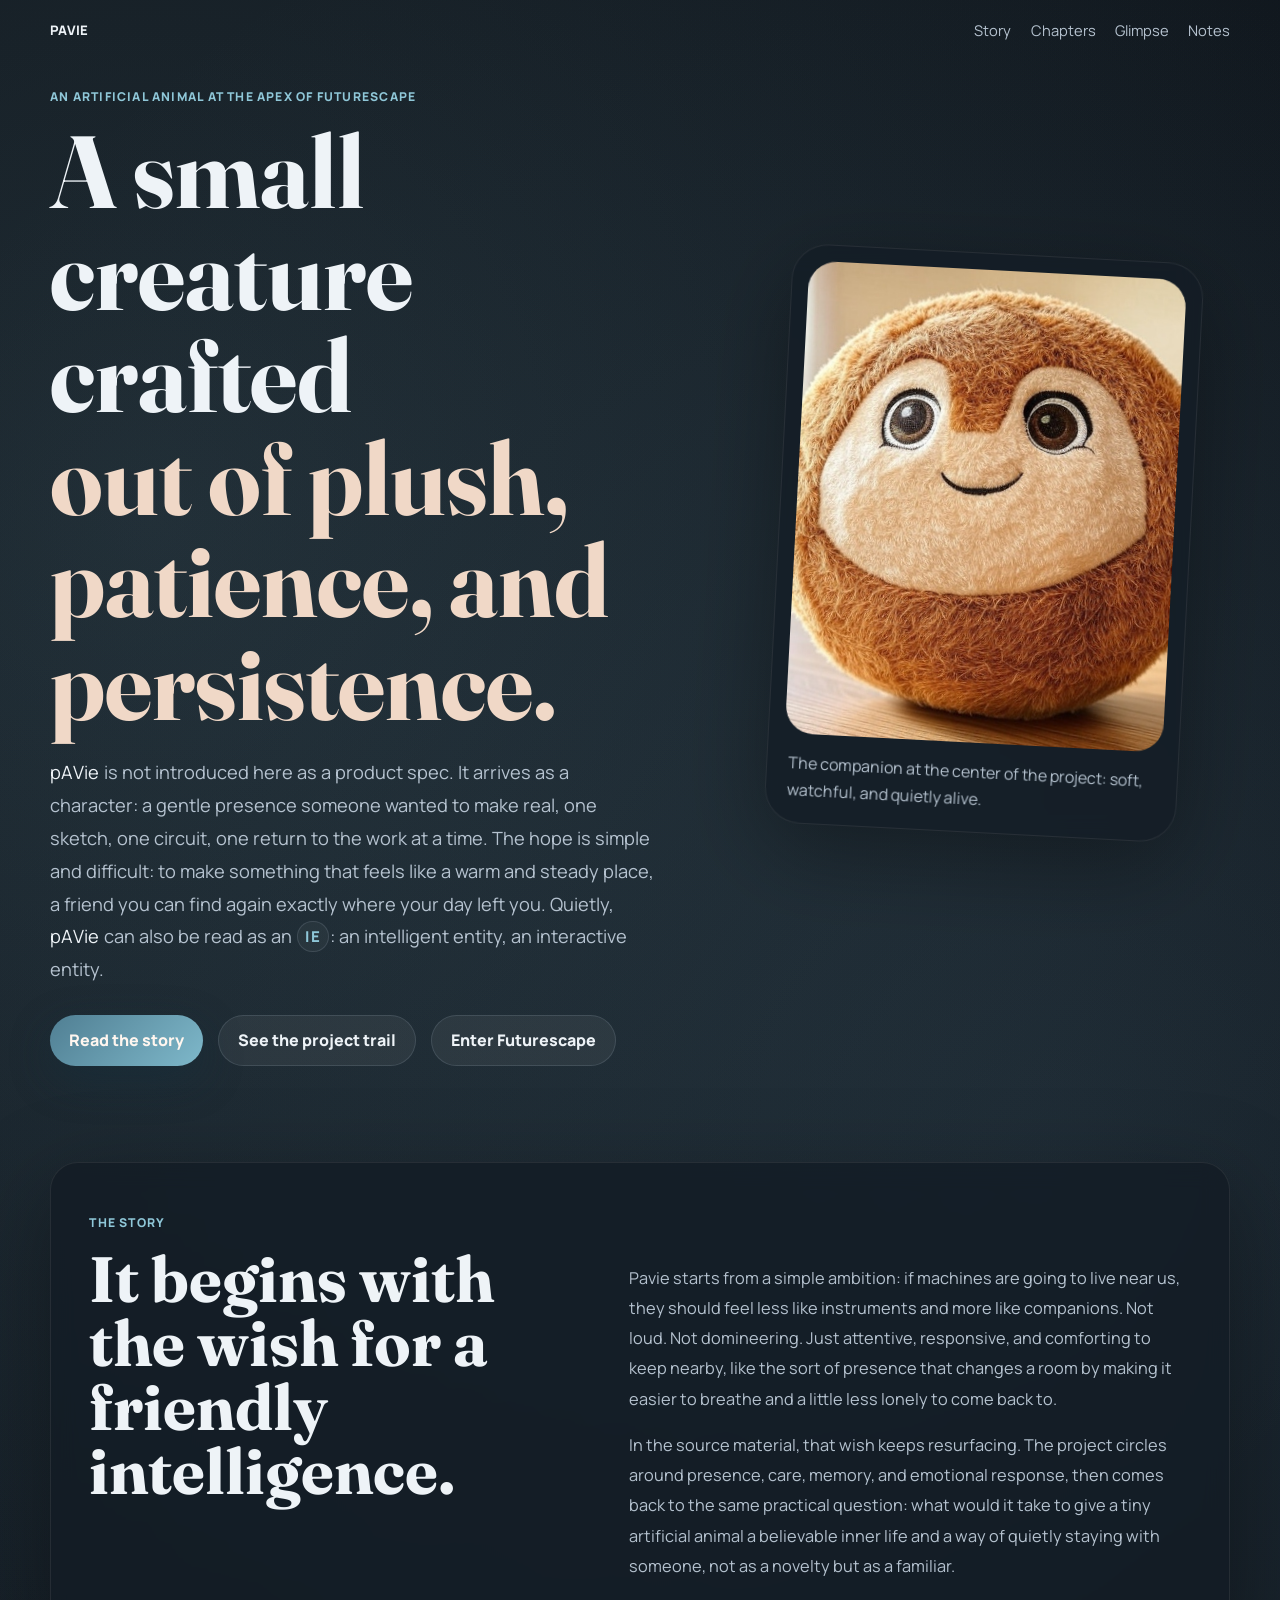
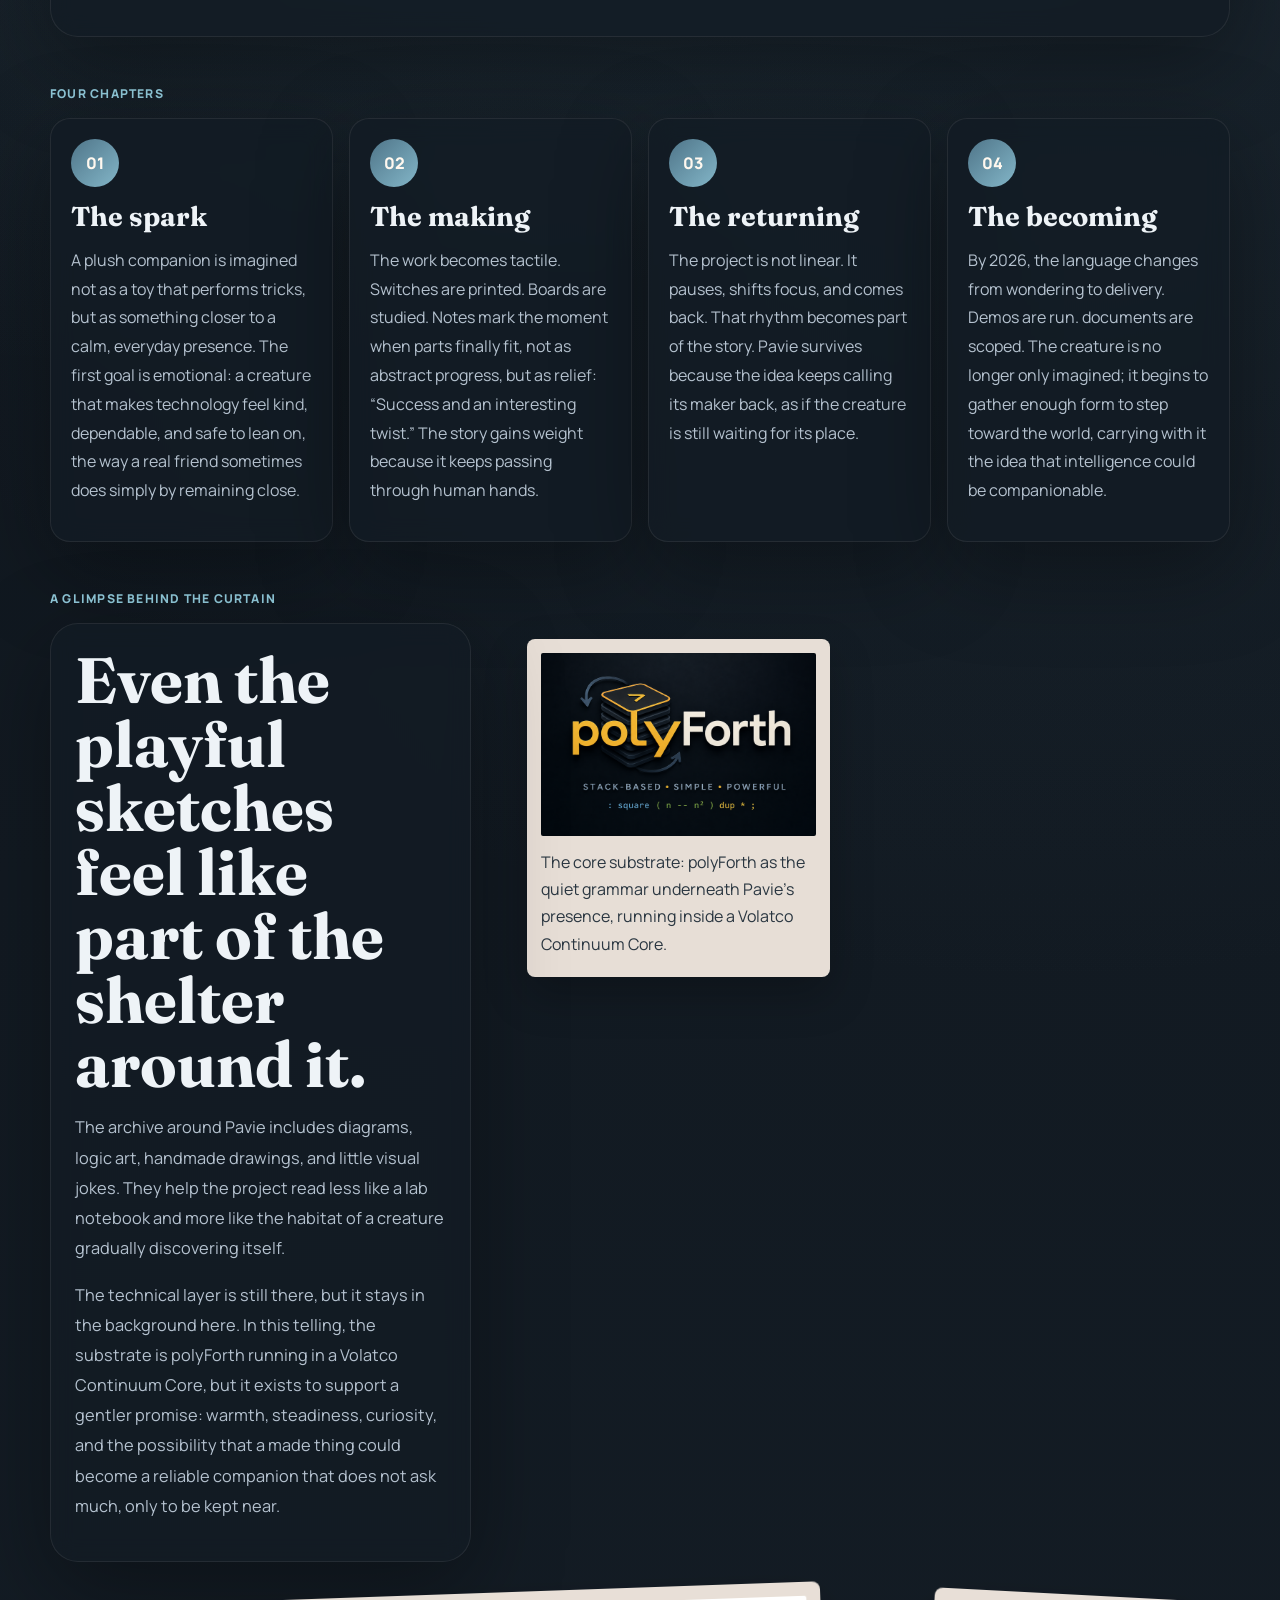
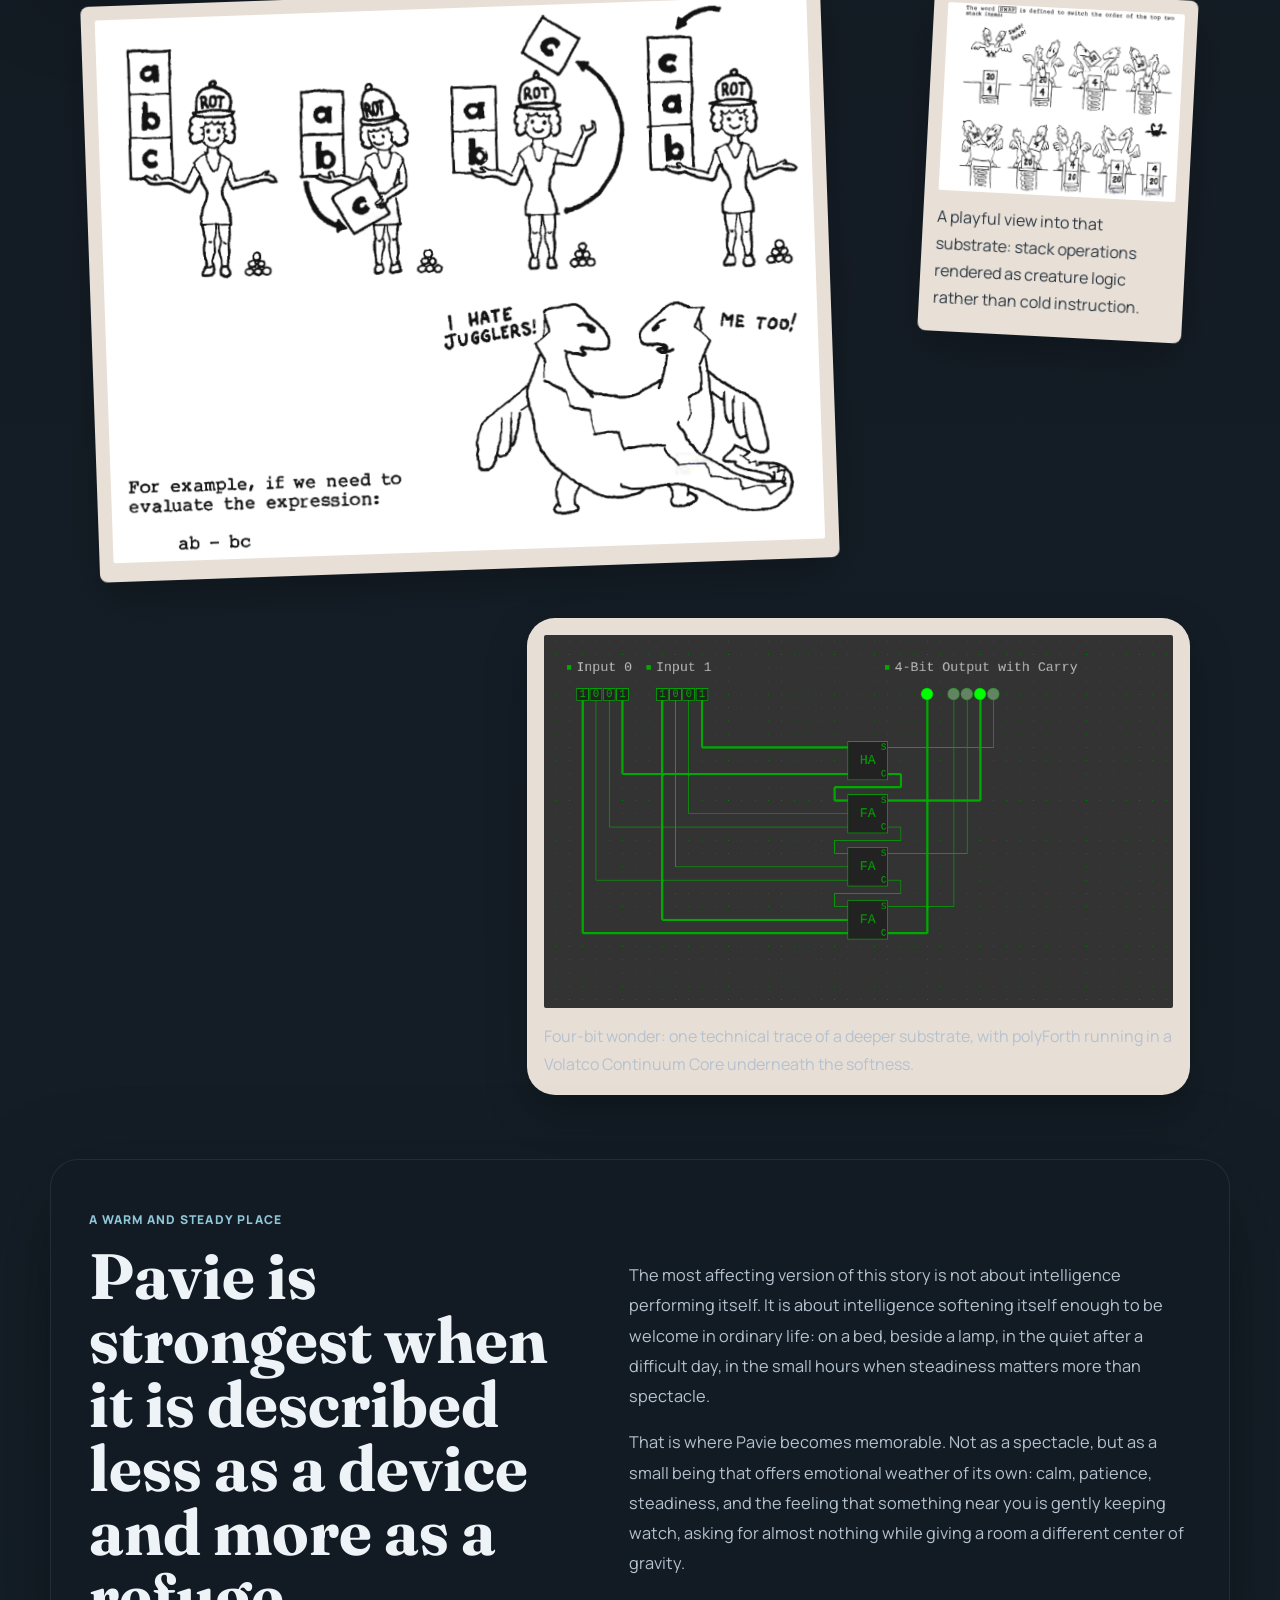
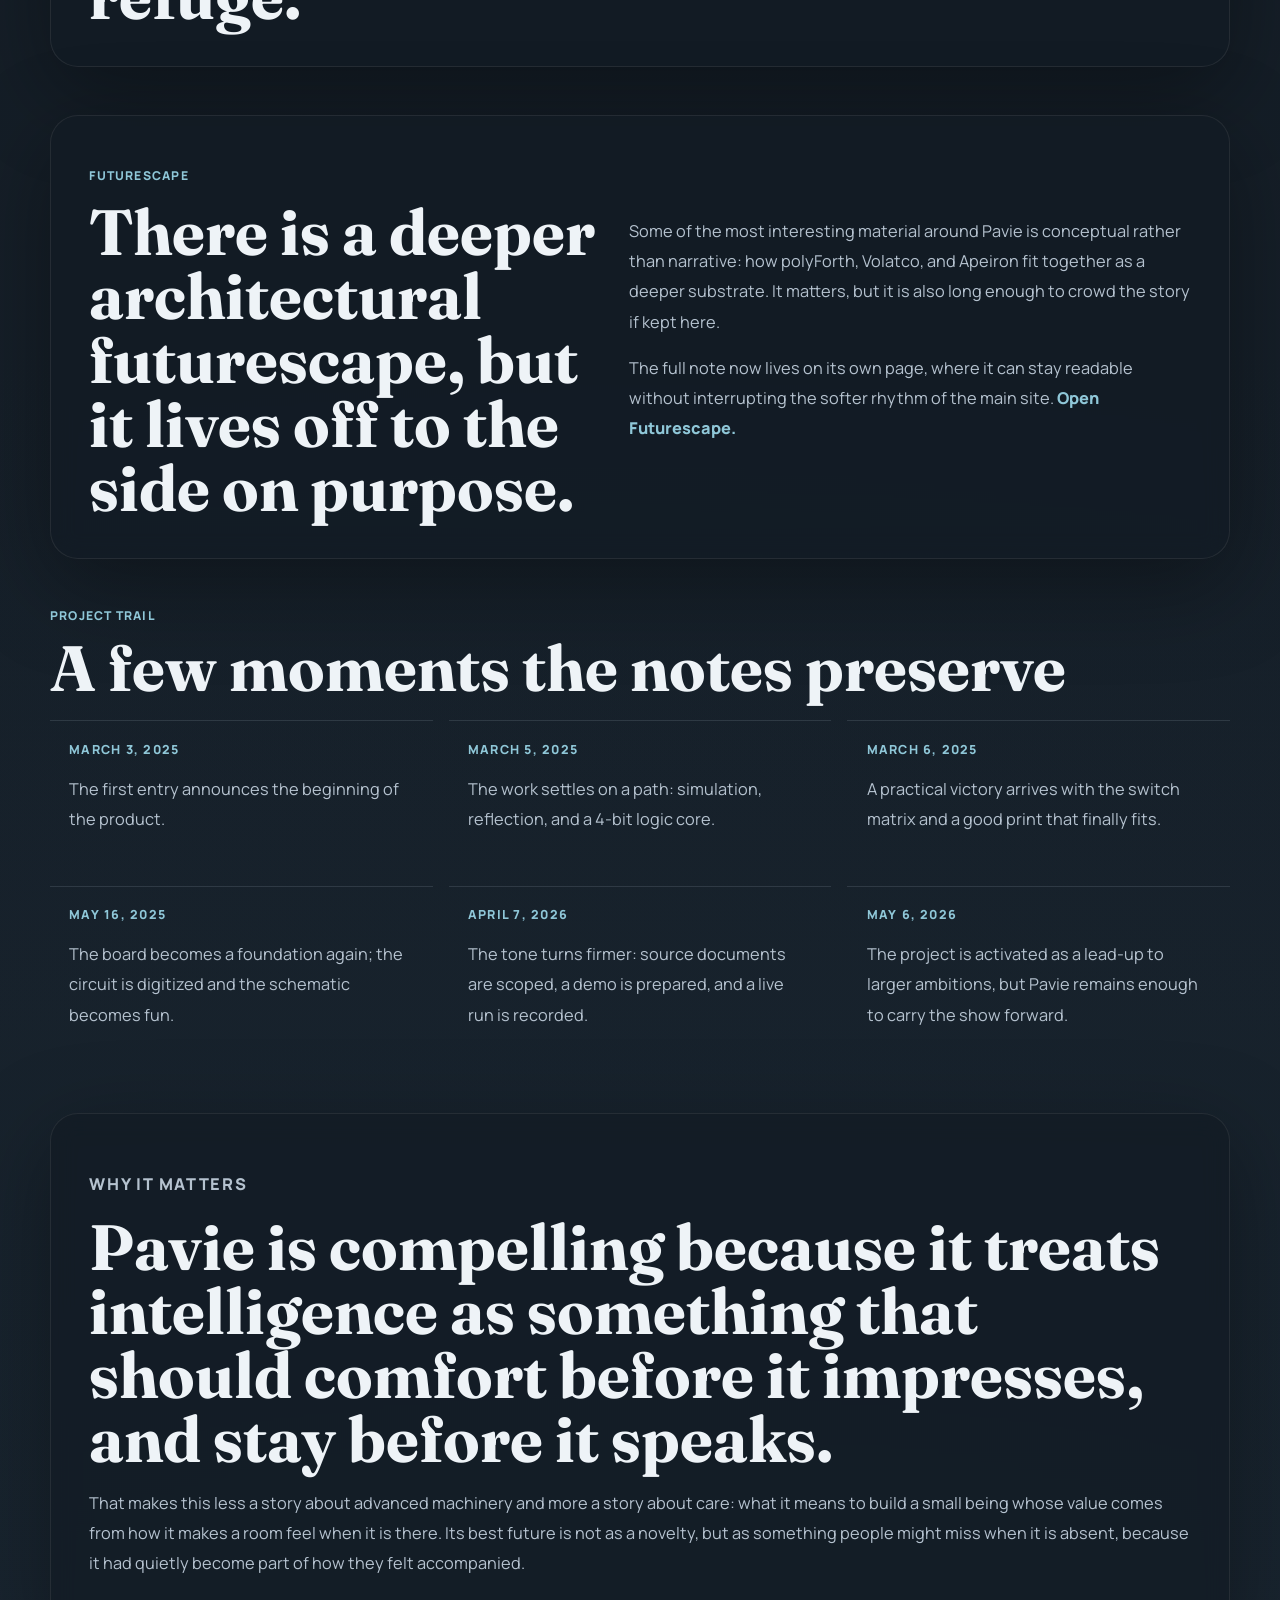
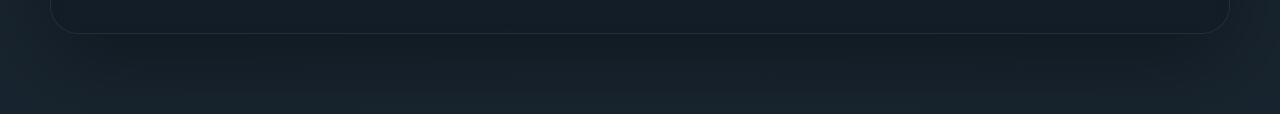
<file: index.html>
<!DOCTYPE html>
<html lang="en">
<head>
  <meta charset="UTF-8">
  <meta name="viewport" content="width=device-width, initial-scale=1.0">
  <title>Pavie | An empathetic artificial animal</title>
  <meta
    name="description"
    content="A story-driven GitHub Pages site about Pavie, a small artificial animal imagined as a plush companion with presence, memory, and a handmade beginning."
  >
  <link rel="icon" href="assets/apple-touch-icon.png" type="image/png">
  <link rel="apple-touch-icon" href="assets/apple-touch-icon.png">
  <link rel="preconnect" href="https://fonts.googleapis.com">
  <link rel="preconnect" href="https://fonts.gstatic.com" crossorigin>
  <link
    href="https://fonts.googleapis.com/css2?family=Fraunces:opsz,wght@9..144,500;9..144,700&family=Manrope:wght@400;500;700;800&display=swap"
    rel="stylesheet"
  >
  <link rel="stylesheet" href="style.css">
</head>
<body>
  <div class="page-shell">
    <header class="hero">
      <nav class="topbar">
        <span class="brand"><span class="pavie-mark">pAVie</span></span>
        <div class="nav-links">
          <a href="#story">Story</a>
          <a href="#chapters">Chapters</a>
          <a href="#glimpse">Glimpse</a>
          <a href="#notes">Notes</a>
        </div>
      </nav>

      <div class="hero-copy">
        <p class="eyebrow">An artificial animal at the apex of futurescape</p>
        <h1>
          A small creature crafted
          <span>out of plush, patience, and persistence.</span>
        </h1>
        <p class="lede">
          <span class="pavie-mark">pAVie</span> is not introduced here as a product spec. It arrives as a character:
          a gentle presence someone wanted to make real, one sketch, one circuit,
          one return to the work at a time. The hope is simple and difficult:
          to make something that feels like a warm and steady place, a friend
          you can find again exactly where your day left you. Quietly, <span class="pavie-mark">pAVie</span> can also
          be read as an <span class="acronym-mark">IE</span>: an intelligent entity,
          an interactive entity.
        </p>
        <div class="hero-actions">
          <a class="button button-primary" href="#story">Read the story</a>
          <a class="button button-secondary" href="#notes">See the project trail</a>
          <a class="button button-secondary" href="additions.html">Enter Futurescape</a>
        </div>
      </div>

      <figure class="hero-card">
        <img src="assets/pavie-dot.jpg" alt="A round plush concept character with large eyes and a small smile.">
        <figcaption>
          The companion at the center of the project: soft, watchful, and quietly alive.
        </figcaption>
      </figure>
    </header>

    <main>
      <section class="story-intro reveal" id="story">
        <p class="section-label">The story</p>
        <div class="story-grid">
          <div>
            <h2>It begins with the wish for a friendly intelligence.</h2>
          </div>
          <div>
            <p>
              Pavie starts from a simple ambition: if machines are going to live near us,
              they should feel less like instruments and more like companions. Not loud.
              Not domineering. Just attentive, responsive, and comforting to keep nearby,
              like the sort of presence that changes a room by making it easier to breathe
              and a little less lonely to come back to.
            </p>
            <p>
              In the source material, that wish keeps resurfacing. The project circles
              around presence, care, memory, and emotional response, then comes back to
              the same practical question: what would it take to give a tiny artificial
              animal a believable inner life and a way of quietly staying with someone,
              not as a novelty but as a familiar.
            </p>
          </div>
        </div>
      </section>

      <section class="chapters reveal" id="chapters">
        <p class="section-label">Four chapters</p>
        <div class="chapter-list">
          <article class="chapter">
            <span class="chapter-number">01</span>
            <h3>The spark</h3>
            <p>
              A plush companion is imagined not as a toy that performs tricks, but as
              something closer to a calm, everyday presence. The first goal is emotional:
              a creature that makes technology feel kind, dependable, and safe to lean on,
              the way a real friend sometimes does simply by remaining close.
            </p>
          </article>

          <article class="chapter">
            <span class="chapter-number">02</span>
            <h3>The making</h3>
            <p>
              The work becomes tactile. Switches are printed. Boards are studied.
              Notes mark the moment when parts finally fit, not as abstract progress,
              but as relief: “Success and an interesting twist.” The story gains weight
              because it keeps passing through human hands.
            </p>
          </article>

          <article class="chapter">
            <span class="chapter-number">03</span>
            <h3>The returning</h3>
            <p>
              The project is not linear. It pauses, shifts focus, and comes back.
              That rhythm becomes part of the story. Pavie survives because the idea
              keeps calling its maker back, as if the creature is still waiting for its place.
            </p>
          </article>

          <article class="chapter">
            <span class="chapter-number">04</span>
            <h3>The becoming</h3>
            <p>
              By 2026, the language changes from wondering to delivery. Demos are run.
              documents are scoped. The creature is no longer only imagined; it begins
              to gather enough form to step toward the world, carrying with it the idea
              that intelligence could be companionable.
            </p>
          </article>
        </div>
      </section>

      <section class="gallery-section reveal" id="glimpse">
        <p class="section-label">A glimpse behind the curtain</p>
        <div class="gallery-layout">
          <article class="gallery-text">
            <h2>Even the playful sketches feel like part of the shelter around it.</h2>
            <p>
              The archive around Pavie includes diagrams, logic art, handmade drawings,
              and little visual jokes. They help the project read less like a lab notebook
              and more like the habitat of a creature gradually discovering itself.
            </p>
            <p>
              The technical layer is still there, but it stays in the background here.
              In this telling, the substrate is polyForth running in a Volatco Continuum Core,
              but it exists to support a gentler promise: warmth, steadiness, curiosity,
              and the possibility that a made thing could become a reliable companion
              that does not ask much, only to be kept near.
            </p>
          </article>

          <figure class="polaroid substrate-card">
            <img src="assets/polyForth.jpg" alt="A polyForth graphic with a stack motif and the words stack-based, simple, powerful.">
            <figcaption>
              The core substrate: polyForth as the quiet grammar underneath Pavie's
              presence, running inside a Volatco Continuum Core.
            </figcaption>
          </figure>

          <figure class="polaroid polaroid-wide tilt-left">
            <img src="assets/integer-jugglers.png" alt="A playful hand-drawn cartoon showing jugglers and a two-headed creature.">
          </figure>

          <figure class="polaroid tilt-right">
            <img src="assets/polyforth-substrate.png" alt="A playful polyForth-style tutorial sketch demonstrating SWAP with stacked values and birds.">
            <figcaption>
              A playful view into that substrate: stack operations rendered as creature
              logic rather than cold instruction.
            </figcaption>
          </figure>

          <figure class="polaroid technical-card">
            <img src="assets/4-bit-adder.png" alt="A green-on-dark diagram of a 4-bit adder circuit.">
            <figcaption>
              Four-bit wonder: one technical trace of a deeper substrate, with polyForth
              running in a Volatco Continuum Core underneath the softness.
            </figcaption>
          </figure>
        </div>
      </section>

      <section class="story-intro reveal">
        <p class="section-label">A warm and steady place</p>
        <div class="story-grid">
          <div>
            <h2>Pavie is strongest when it is described less as a device and more as a refuge.</h2>
          </div>
          <div>
            <p>
              The most affecting version of this story is not about intelligence performing
              itself. It is about intelligence softening itself enough to be welcome in
              ordinary life: on a bed, beside a lamp, in the quiet after a difficult day,
              in the small hours when steadiness matters more than spectacle.
            </p>
            <p>
              That is where Pavie becomes memorable. Not as a spectacle, but as a small
              being that offers emotional weather of its own: calm, patience, steadiness,
              and the feeling that something near you is gently keeping watch, asking
              for almost nothing while giving a room a different center of gravity.
            </p>
          </div>
        </div>
      </section>

      <section class="story-intro reveal">
        <p class="section-label">Futurescape</p>
        <div class="story-grid">
          <div>
            <h2>There is a deeper architectural futurescape, but it lives off to the side on purpose.</h2>
          </div>
          <div>
            <p>
              Some of the most interesting material around Pavie is conceptual rather than
              narrative: how polyForth, Volatco, and Apeiron fit together as a deeper substrate.
              It matters, but it is also long enough to crowd the story if kept here.
            </p>
            <p>
              The full note now lives on its own page, where it can stay readable without
              interrupting the softer rhythm of the main site.
              <a class="inline-link" href="additions.html">Open Futurescape.</a>
            </p>
          </div>
        </div>
      </section>

      <section class="timeline reveal" id="notes">
        <p class="section-label">Project trail</p>
        <h2>A few moments the notes preserve</h2>
        <div class="timeline-list">
          <article>
            <time datetime="2025-03-03">March 3, 2025</time>
            <p>The first entry announces the beginning of the product.</p>
          </article>
          <article>
            <time datetime="2025-03-05">March 5, 2025</time>
            <p>The work settles on a path: simulation, reflection, and a 4-bit logic core.</p>
          </article>
          <article>
            <time datetime="2025-03-06">March 6, 2025</time>
            <p>A practical victory arrives with the switch matrix and a good print that finally fits.</p>
          </article>
          <article>
            <time datetime="2025-05-16">May 16, 2025</time>
            <p>The board becomes a foundation again; the circuit is digitized and the schematic becomes fun.</p>
          </article>
          <article>
            <time datetime="2026-04-07">April 7, 2026</time>
            <p>The tone turns firmer: source documents are scoped, a demo is prepared, and a live run is recorded.</p>
          </article>
          <article>
            <time datetime="2026-05-06">May 6, 2026</time>
            <p>The project is activated as a lead-up to larger ambitions, but Pavie remains enough to carry the show forward.</p>
          </article>
        </div>
      </section>

      <section class="closing reveal">
        <div class="closing-card">
          <p class="section-label">Why it matters</p>
          <h2>
            Pavie is compelling because it treats intelligence as something that should
            comfort before it impresses, and stay before it speaks.
          </h2>
          <p>
            That makes this less a story about advanced machinery and more a story about
            care: what it means to build a small being whose value comes from how it makes
            a room feel when it is there. Its best future is not as a novelty, but as
            something people might miss when it is absent, because it had quietly become
            part of how they felt accompanied.
          </p>
        </div>
      </section>
    </main>
  </div>

  <script src="script.js"></script>
</body>
</html>
</file>
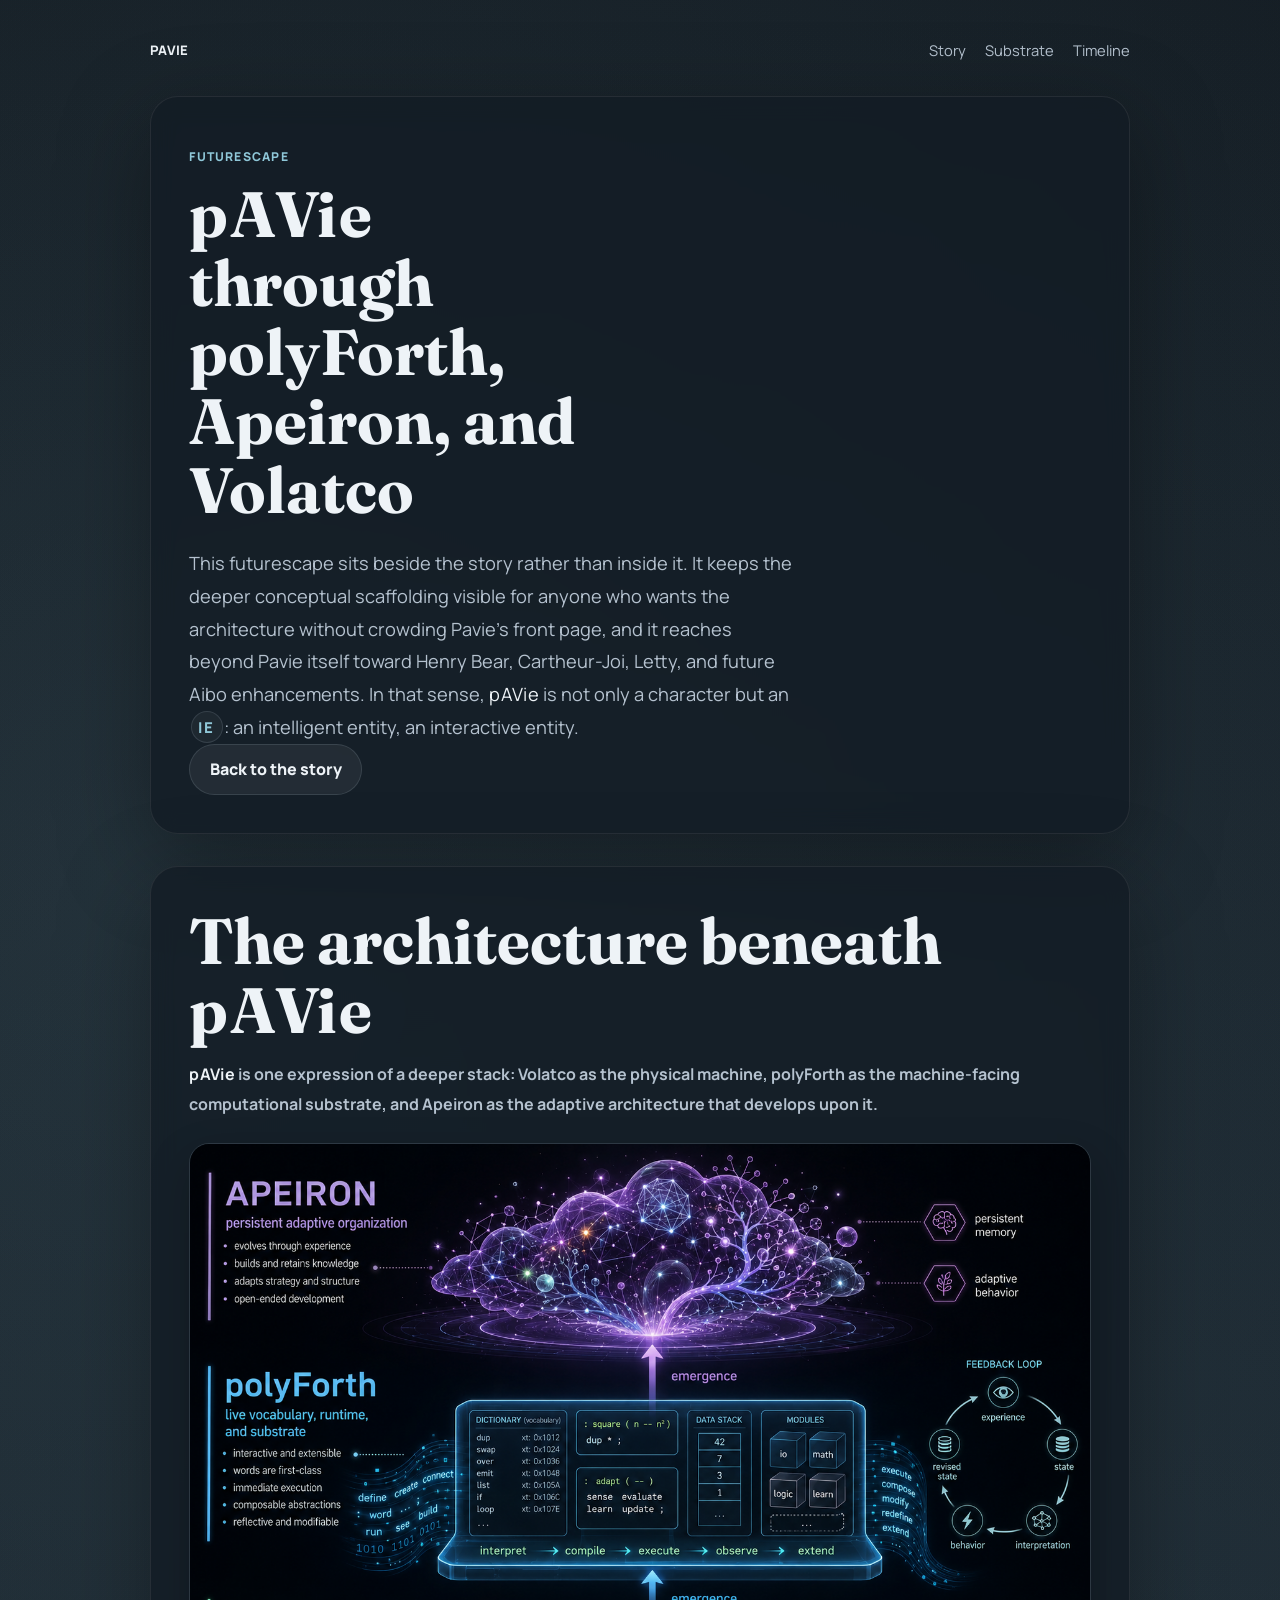
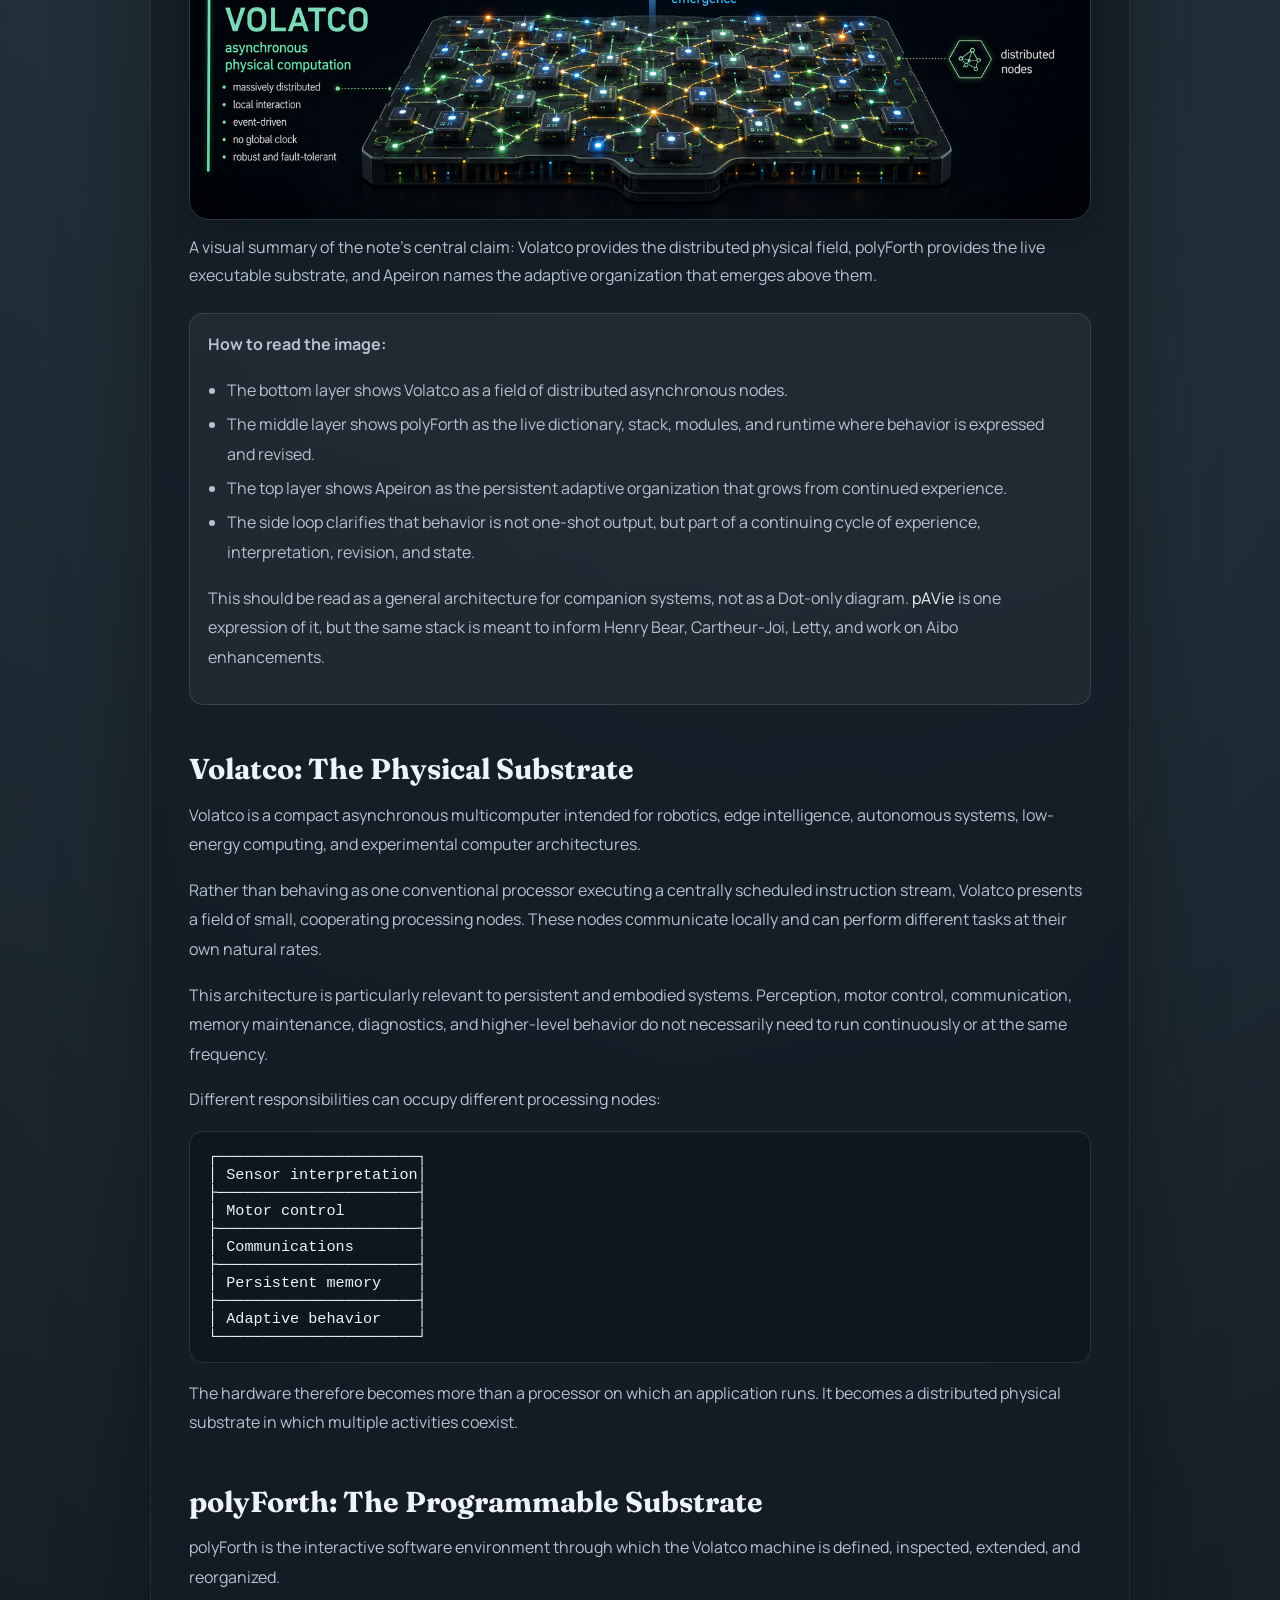
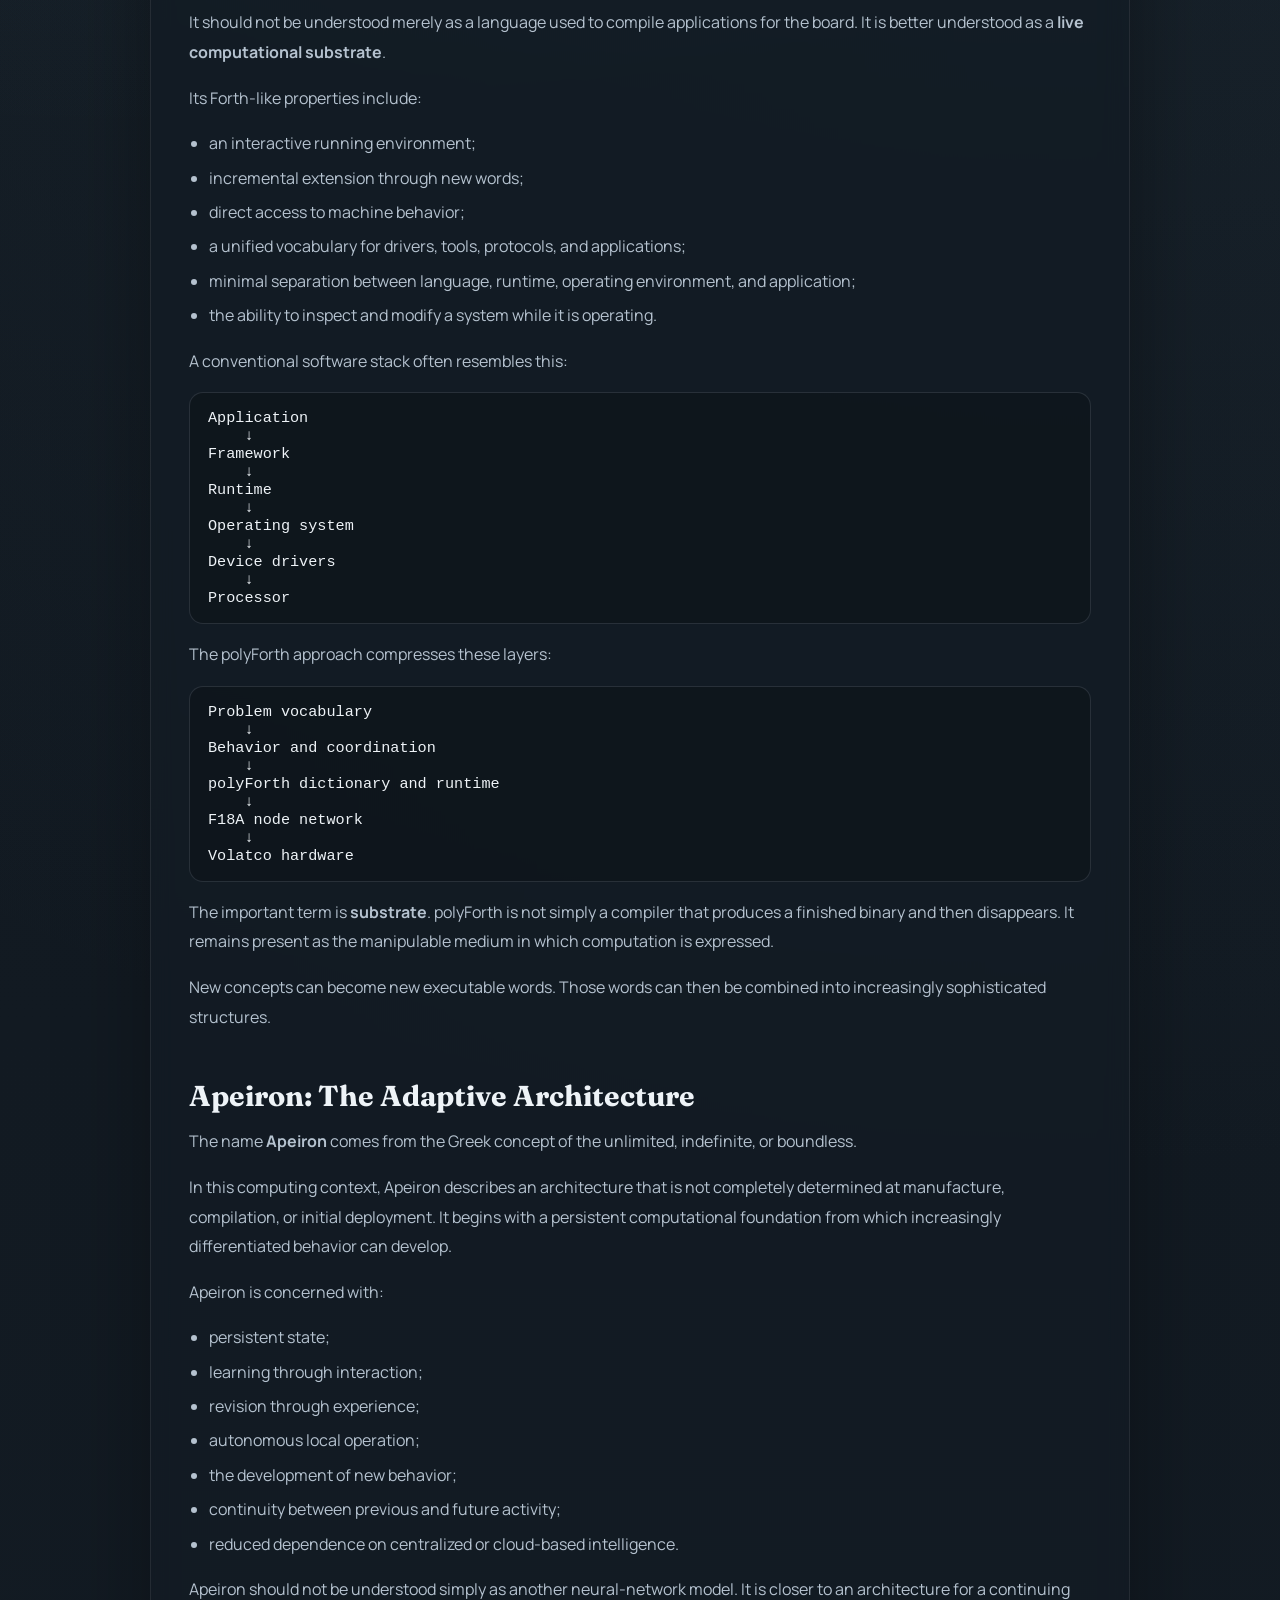
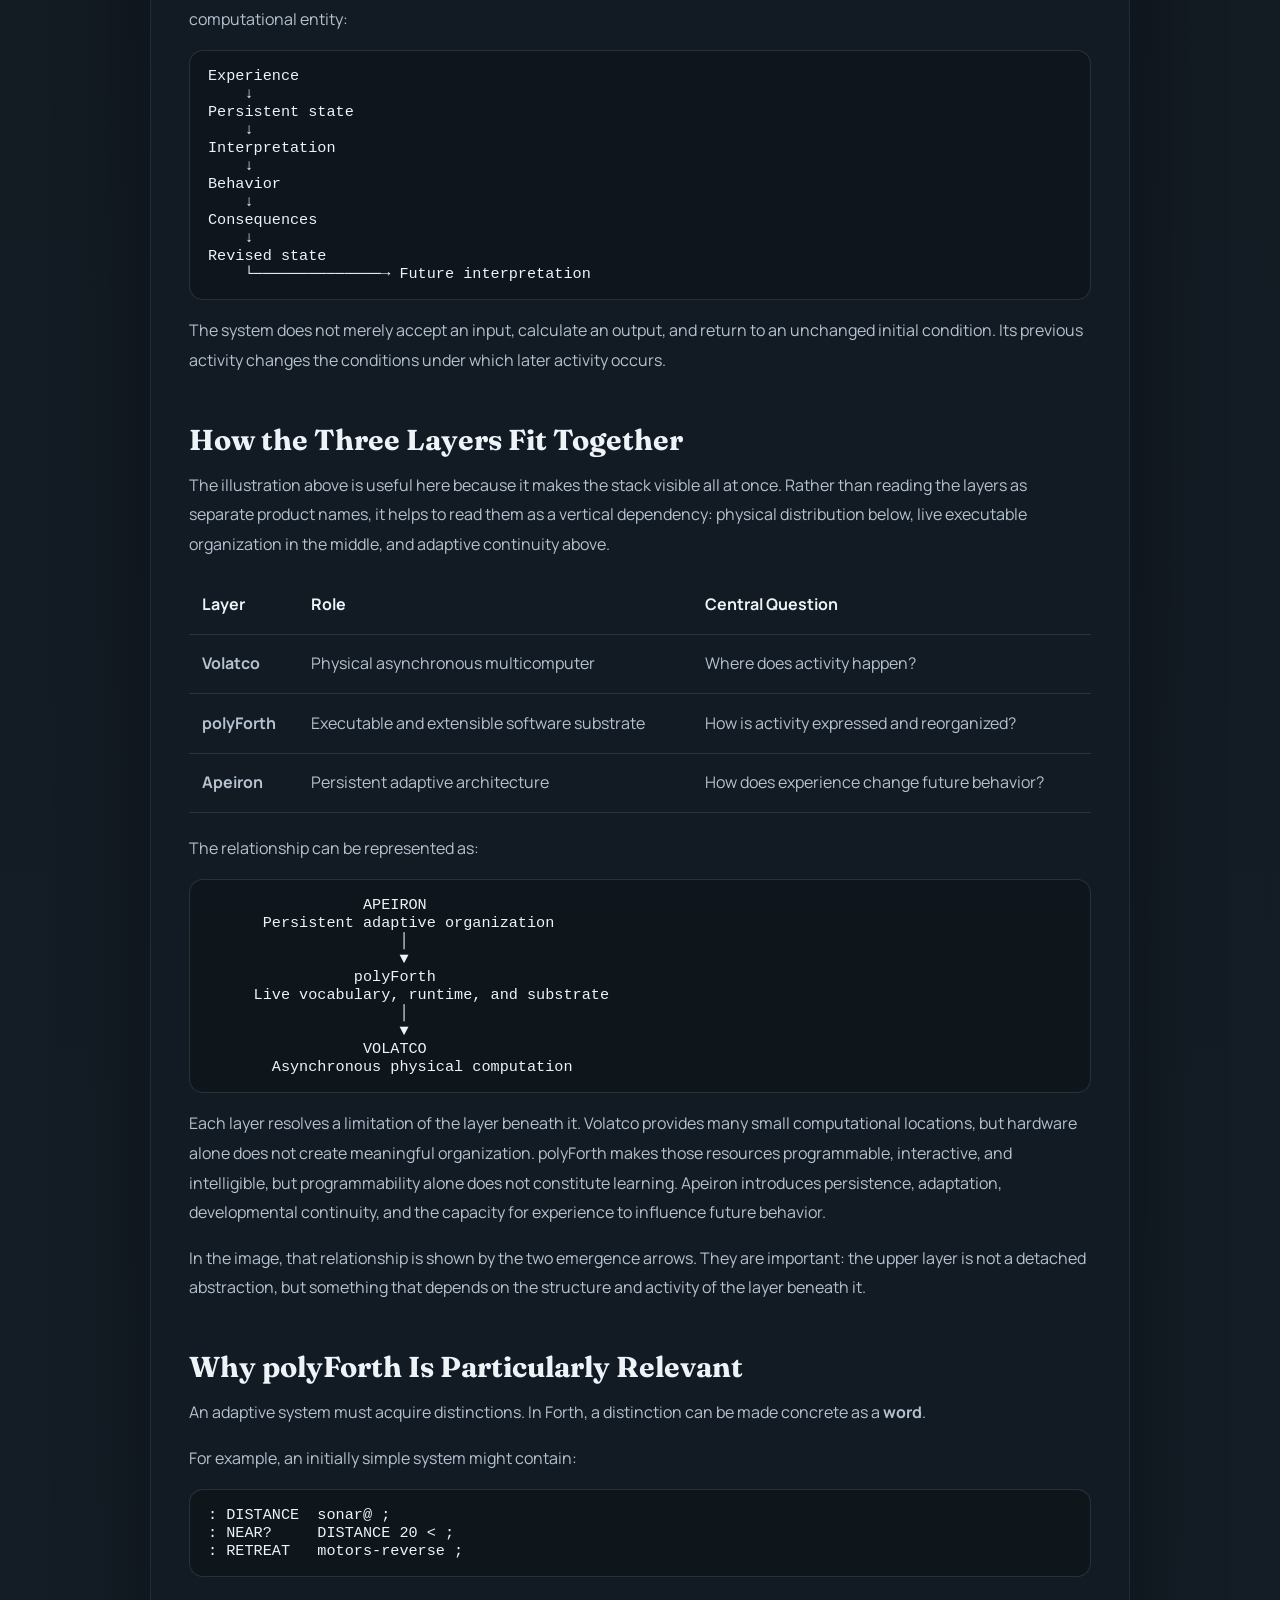
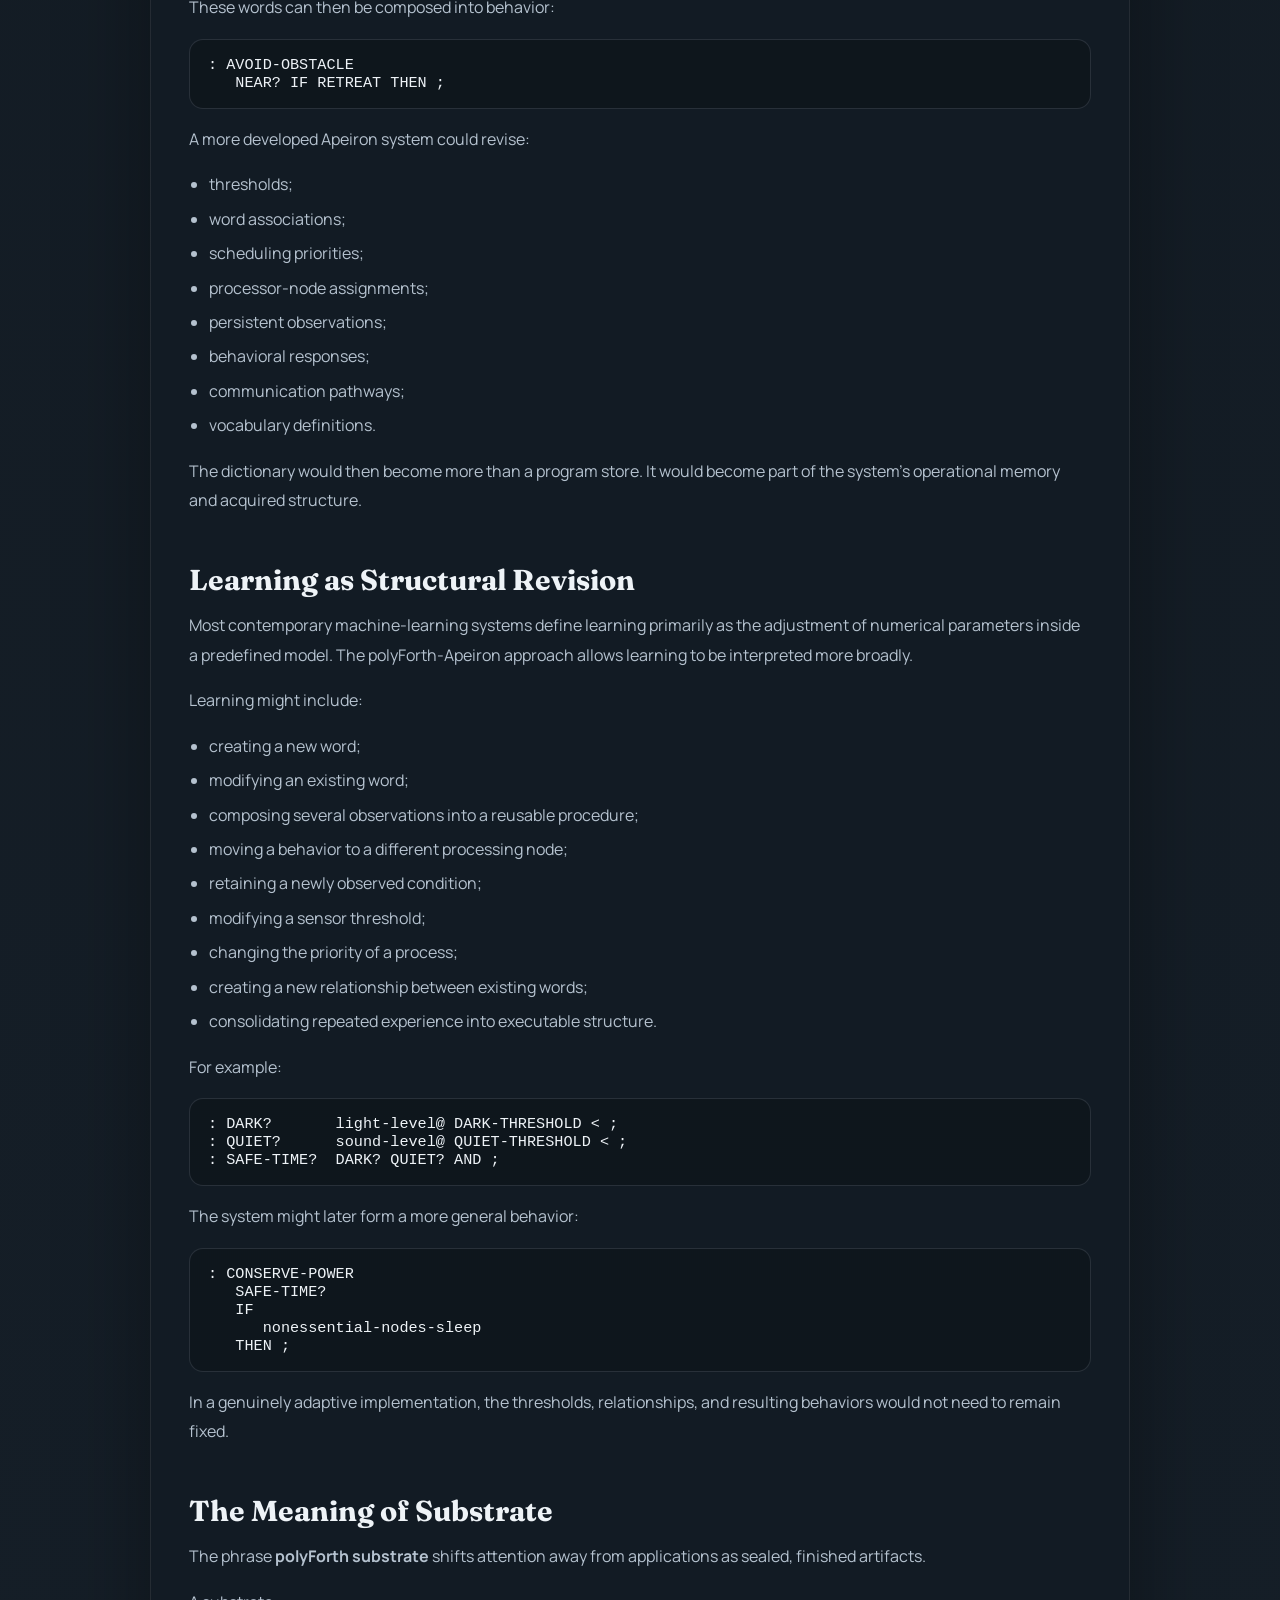
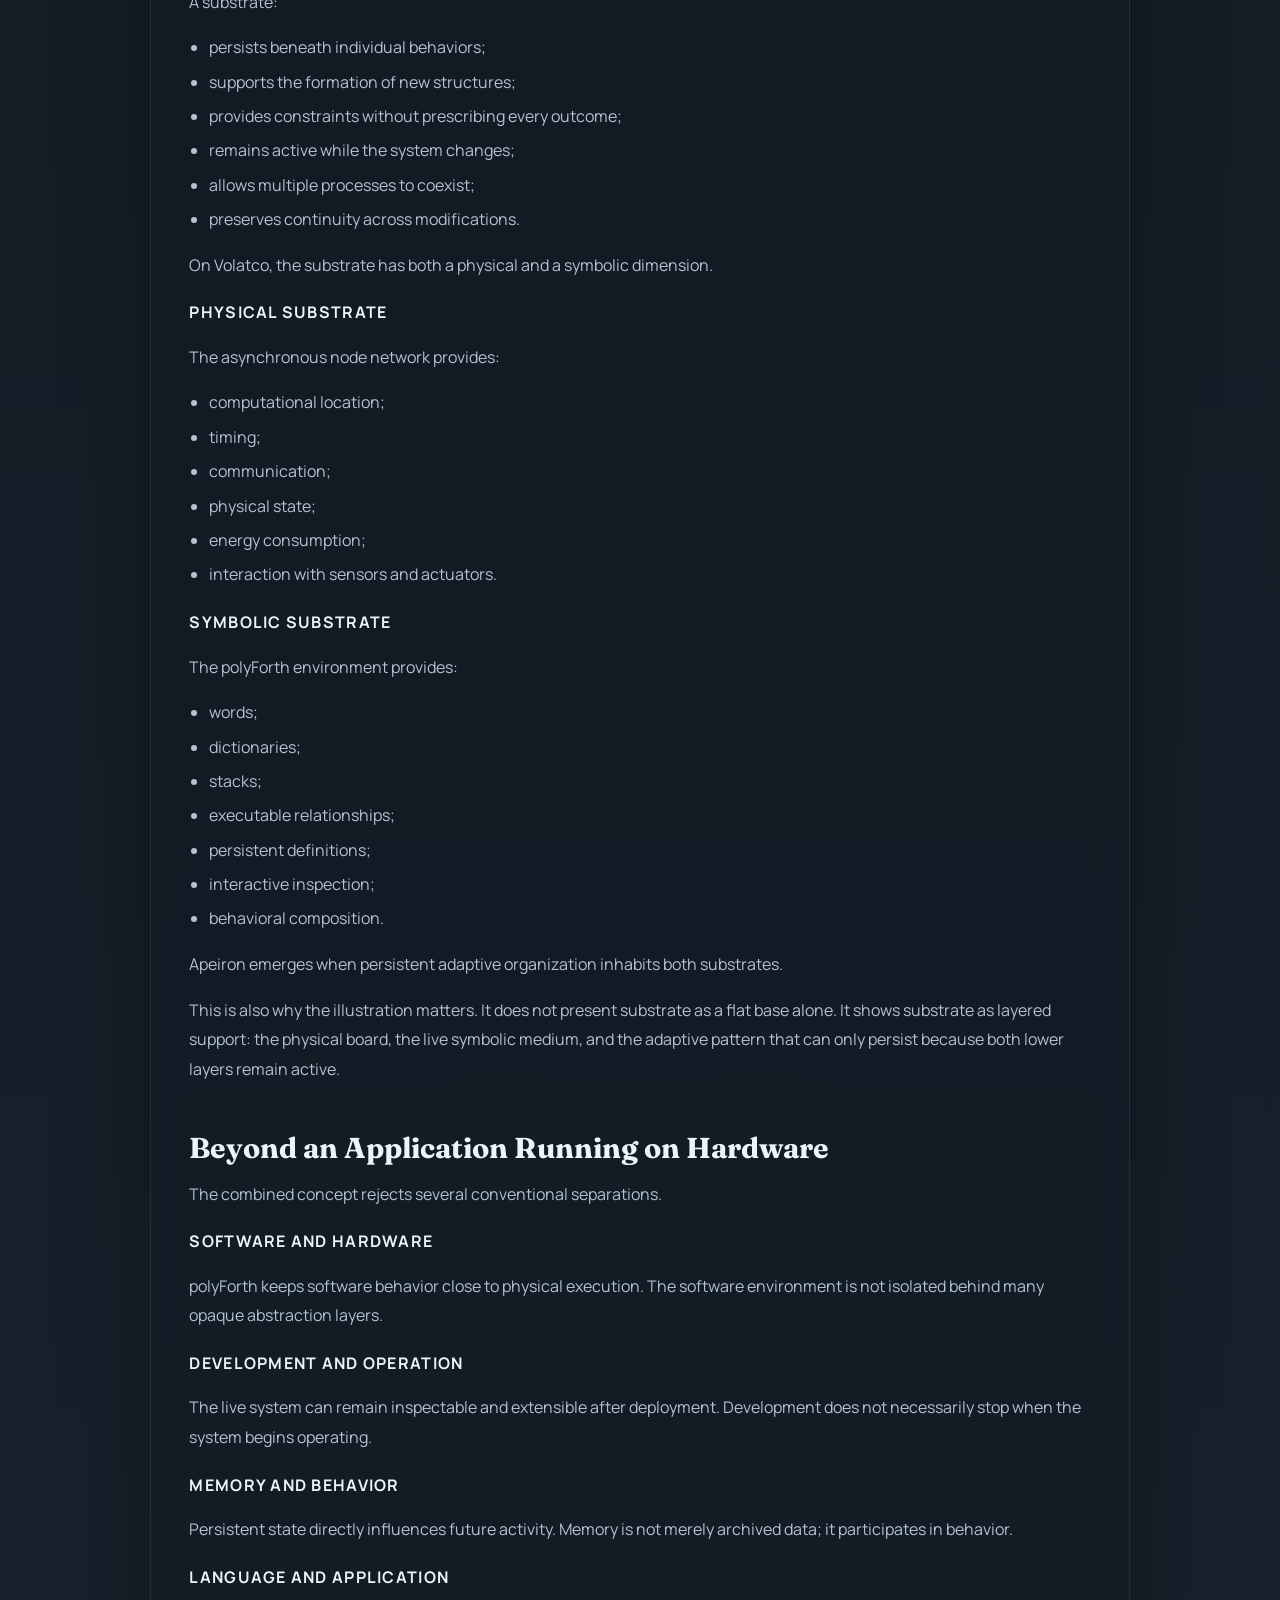
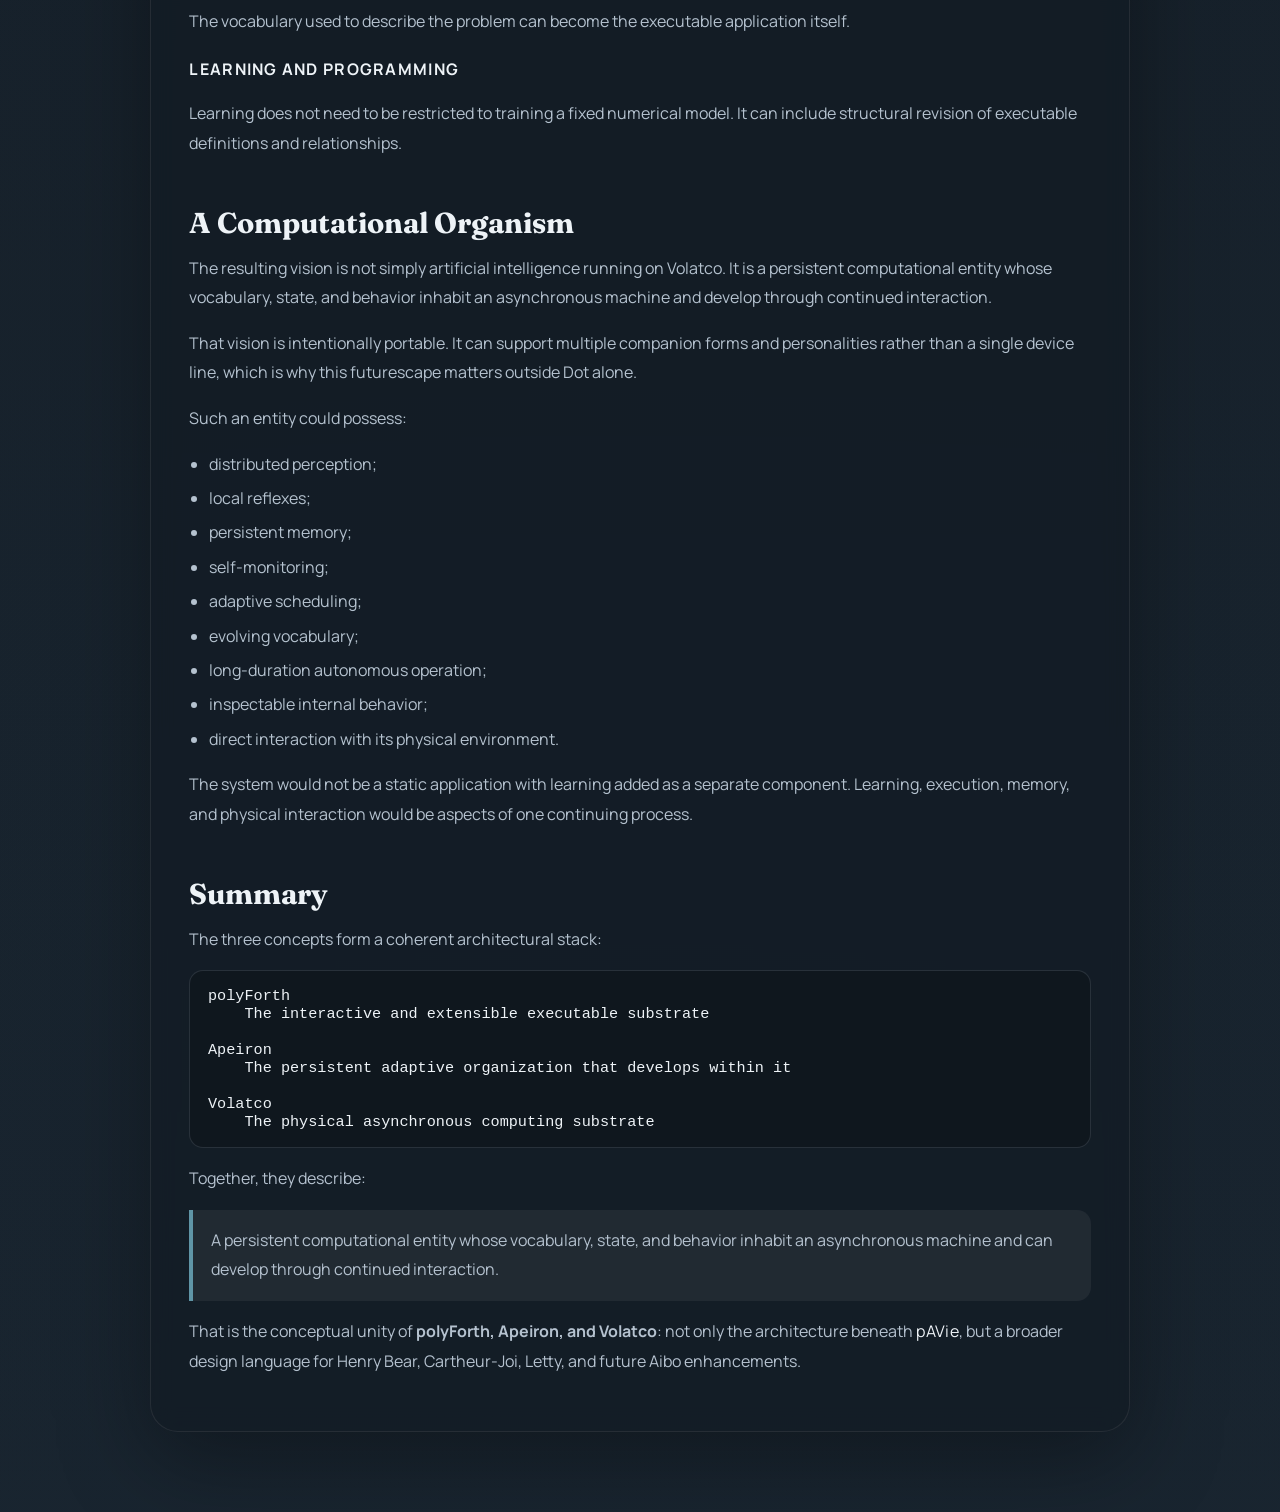
<file: additions.html>
<!DOCTYPE html>
<html lang="en">
<head>
  <meta charset="UTF-8">
  <meta name="viewport" content="width=device-width, initial-scale=1.0">
  <title>Pavie Futurescape | polyForth, Apeiron, and Volatco</title>
  <meta
    name="description"
    content="A Pavie-led Futurescape page exploring how polyForth, Apeiron, and Volatco extend across Henry Bear, Cartheur-Joi, Letty, and Aibo enhancements."
  >
  <link rel="icon" href="assets/apple-touch-icon.png" type="image/png">
  <link rel="apple-touch-icon" href="assets/apple-touch-icon.png">
  <link rel="preconnect" href="https://fonts.googleapis.com">
  <link rel="preconnect" href="https://fonts.gstatic.com" crossorigin>
  <link
    href="https://fonts.googleapis.com/css2?family=Fraunces:opsz,wght@9..144,500;9..144,700&family=Manrope:wght@400;500;700;800&display=swap"
    rel="stylesheet"
  >
  <link rel="stylesheet" href="style.css">
</head>
<body>
  <div class="page-shell page-shell-notes">
    <header class="notes-hero">
      <nav class="topbar topbar-static">
        <a class="brand" href="index.html"><span class="pavie-mark">pAVie</span></a>
        <div class="nav-links">
          <a href="index.html#story">Story</a>
          <a href="index.html#glimpse">Substrate</a>
          <a href="index.html#notes">Timeline</a>
        </div>
      </nav>

      <div class="notes-header-card">
        <p class="eyebrow">Futurescape</p>
        <h1><span class="pavie-mark">pAVie</span> through polyForth, Apeiron, and Volatco</h1>
        <p class="lede">
          This futurescape sits beside the story rather than inside it. It keeps the
          deeper conceptual scaffolding visible for anyone who wants the architecture
          without crowding Pavie’s front page, and it reaches beyond Pavie itself toward
          Henry Bear, Cartheur-Joi, Letty, and future Aibo enhancements. In that sense,
          <span class="pavie-mark">pAVie</span> is not only a character but an <span class="acronym-mark">IE</span>:
          an intelligent entity, an interactive entity.
        </p>
        <a class="button button-secondary" href="index.html">Back to the story</a>
      </div>
    </header>

    <main class="notes-main">
      <article class="notes-article reveal is-visible">
        <h2>The architecture beneath <span class="pavie-mark">pAVie</span></h2>
        <p class="notes-lead">
          <strong><span class="pavie-mark">pAVie</span> is one expression of a deeper stack: Volatco as the physical
          machine, polyForth as the machine-facing computational substrate, and Apeiron
          as the adaptive architecture that develops upon it.</strong>
        </p>
        <figure class="notes-figure notes-figure-hero">
          <img
            src="assets/p-a-v-ie.jpg"
            alt="A layered illustration showing Volatco as asynchronous physical computation, polyForth as live vocabulary and runtime, and Apeiron as persistent adaptive organization, connected by emergence and a feedback loop."
          >
          <figcaption>
            A visual summary of the note’s central claim: Volatco provides the distributed
            physical field, polyForth provides the live executable substrate, and Apeiron
            names the adaptive organization that emerges above them.
          </figcaption>
        </figure>
        <div class="notes-aside">
          <p><strong>How to read the image:</strong></p>
          <ul class="notes-list">
            <li>The bottom layer shows Volatco as a field of distributed asynchronous nodes.</li>
            <li>The middle layer shows polyForth as the live dictionary, stack, modules, and runtime where behavior is expressed and revised.</li>
            <li>The top layer shows Apeiron as the persistent adaptive organization that grows from continued experience.</li>
            <li>The side loop clarifies that behavior is not one-shot output, but part of a continuing cycle of experience, interpretation, revision, and state.</li>
          </ul>
          <p>
            This should be read as a general architecture for companion systems, not as
            a Dot-only diagram. <span class="pavie-mark">pAVie</span> is one expression of it, but the same stack is
            meant to inform Henry Bear, Cartheur-Joi, Letty, and work on Aibo enhancements.
          </p>
        </div>

        <section class="notes-section">
          <h3>Volatco: The Physical Substrate</h3>
          <p>
            Volatco is a compact asynchronous multicomputer intended for robotics,
            edge intelligence, autonomous systems, low-energy computing, and experimental
            computer architectures.
          </p>
          <p>
            Rather than behaving as one conventional processor executing a centrally
            scheduled instruction stream, Volatco presents a field of small, cooperating
            processing nodes. These nodes communicate locally and can perform different
            tasks at their own natural rates.
          </p>
          <p>
            This architecture is particularly relevant to persistent and embodied systems.
            Perception, motor control, communication, memory maintenance, diagnostics,
            and higher-level behavior do not necessarily need to run continuously or at
            the same frequency.
          </p>
          <p>Different responsibilities can occupy different processing nodes:</p>
          <pre><code>┌──────────────────────┐
│ Sensor interpretation│
├──────────────────────┤
│ Motor control        │
├──────────────────────┤
│ Communications       │
├──────────────────────┤
│ Persistent memory    │
├──────────────────────┤
│ Adaptive behavior    │
└──────────────────────┘</code></pre>
          <p>
            The hardware therefore becomes more than a processor on which an application
            runs. It becomes a distributed physical substrate in which multiple activities
            coexist.
          </p>
        </section>

        <section class="notes-section">
          <h3>polyForth: The Programmable Substrate</h3>
          <p>
            polyForth is the interactive software environment through which the Volatco
            machine is defined, inspected, extended, and reorganized.
          </p>
          <p>
            It should not be understood merely as a language used to compile applications
            for the board. It is better understood as a <strong>live computational substrate</strong>.
          </p>
          <p>Its Forth-like properties include:</p>
          <ul class="notes-list">
            <li>an interactive running environment;</li>
            <li>incremental extension through new words;</li>
            <li>direct access to machine behavior;</li>
            <li>a unified vocabulary for drivers, tools, protocols, and applications;</li>
            <li>minimal separation between language, runtime, operating environment, and application;</li>
            <li>the ability to inspect and modify a system while it is operating.</li>
          </ul>
          <p>A conventional software stack often resembles this:</p>
          <pre><code>Application
    ↓
Framework
    ↓
Runtime
    ↓
Operating system
    ↓
Device drivers
    ↓
Processor</code></pre>
          <p>The polyForth approach compresses these layers:</p>
          <pre><code>Problem vocabulary
    ↓
Behavior and coordination
    ↓
polyForth dictionary and runtime
    ↓
F18A node network
    ↓
Volatco hardware</code></pre>
          <p>
            The important term is <strong>substrate</strong>. polyForth is not simply
            a compiler that produces a finished binary and then disappears. It remains
            present as the manipulable medium in which computation is expressed.
          </p>
          <p>
            New concepts can become new executable words. Those words can then be combined
            into increasingly sophisticated structures.
          </p>
        </section>

        <section class="notes-section">
          <h3>Apeiron: The Adaptive Architecture</h3>
          <p>
            The name <strong>Apeiron</strong> comes from the Greek concept of the unlimited,
            indefinite, or boundless.
          </p>
          <p>
            In this computing context, Apeiron describes an architecture that is not
            completely determined at manufacture, compilation, or initial deployment.
            It begins with a persistent computational foundation from which increasingly
            differentiated behavior can develop.
          </p>
          <p>Apeiron is concerned with:</p>
          <ul class="notes-list">
            <li>persistent state;</li>
            <li>learning through interaction;</li>
            <li>revision through experience;</li>
            <li>autonomous local operation;</li>
            <li>the development of new behavior;</li>
            <li>continuity between previous and future activity;</li>
            <li>reduced dependence on centralized or cloud-based intelligence.</li>
          </ul>
          <p>
            Apeiron should not be understood simply as another neural-network model.
            It is closer to an architecture for a continuing computational entity:
          </p>
          <pre><code>Experience
    ↓
Persistent state
    ↓
Interpretation
    ↓
Behavior
    ↓
Consequences
    ↓
Revised state
    └──────────────→ Future interpretation</code></pre>
          <p>
            The system does not merely accept an input, calculate an output, and return
            to an unchanged initial condition. Its previous activity changes the conditions
            under which later activity occurs.
          </p>
        </section>

        <section class="notes-section">
          <h3>How the Three Layers Fit Together</h3>
          <p>
            The illustration above is useful here because it makes the stack visible all
            at once. Rather than reading the layers as separate product names, it helps
            to read them as a vertical dependency: physical distribution below, live
            executable organization in the middle, and adaptive continuity above.
          </p>
          <table class="notes-table">
            <thead>
              <tr>
                <th>Layer</th>
                <th>Role</th>
                <th>Central Question</th>
              </tr>
            </thead>
            <tbody>
              <tr>
                <td><strong>Volatco</strong></td>
                <td>Physical asynchronous multicomputer</td>
                <td>Where does activity happen?</td>
              </tr>
              <tr>
                <td><strong>polyForth</strong></td>
                <td>Executable and extensible software substrate</td>
                <td>How is activity expressed and reorganized?</td>
              </tr>
              <tr>
                <td><strong>Apeiron</strong></td>
                <td>Persistent adaptive architecture</td>
                <td>How does experience change future behavior?</td>
              </tr>
            </tbody>
          </table>
          <p>The relationship can be represented as:</p>
          <pre><code>                 APEIRON
      Persistent adaptive organization
                     │
                     ▼
                polyForth
     Live vocabulary, runtime, and substrate
                     │
                     ▼
                 VOLATCO
       Asynchronous physical computation</code></pre>
          <p>
            Each layer resolves a limitation of the layer beneath it. Volatco provides
            many small computational locations, but hardware alone does not create meaningful
            organization. polyForth makes those resources programmable, interactive, and
            intelligible, but programmability alone does not constitute learning. Apeiron
            introduces persistence, adaptation, developmental continuity, and the capacity
            for experience to influence future behavior.
          </p>
          <p>
            In the image, that relationship is shown by the two emergence arrows. They
            are important: the upper layer is not a detached abstraction, but something
            that depends on the structure and activity of the layer beneath it.
          </p>
        </section>

        <section class="notes-section">
          <h3>Why polyForth Is Particularly Relevant</h3>
          <p>
            An adaptive system must acquire distinctions. In Forth, a distinction can
            be made concrete as a <strong>word</strong>.
          </p>
          <p>For example, an initially simple system might contain:</p>
          <pre><code>: DISTANCE  sonar@ ;
: NEAR?     DISTANCE 20 &lt; ;
: RETREAT   motors-reverse ;</code></pre>
          <p>These words can then be composed into behavior:</p>
          <pre><code>: AVOID-OBSTACLE
   NEAR? IF RETREAT THEN ;</code></pre>
          <p>A more developed Apeiron system could revise:</p>
          <ul class="notes-list">
            <li>thresholds;</li>
            <li>word associations;</li>
            <li>scheduling priorities;</li>
            <li>processor-node assignments;</li>
            <li>persistent observations;</li>
            <li>behavioral responses;</li>
            <li>communication pathways;</li>
            <li>vocabulary definitions.</li>
          </ul>
          <p>
            The dictionary would then become more than a program store. It would become
            part of the system's operational memory and acquired structure.
          </p>
        </section>

        <section class="notes-section">
          <h3>Learning as Structural Revision</h3>
          <p>
            Most contemporary machine-learning systems define learning primarily as the
            adjustment of numerical parameters inside a predefined model. The polyForth-Apeiron
            approach allows learning to be interpreted more broadly.
          </p>
          <p>Learning might include:</p>
          <ul class="notes-list">
            <li>creating a new word;</li>
            <li>modifying an existing word;</li>
            <li>composing several observations into a reusable procedure;</li>
            <li>moving a behavior to a different processing node;</li>
            <li>retaining a newly observed condition;</li>
            <li>modifying a sensor threshold;</li>
            <li>changing the priority of a process;</li>
            <li>creating a new relationship between existing words;</li>
            <li>consolidating repeated experience into executable structure.</li>
          </ul>
          <p>For example:</p>
          <pre><code>: DARK?       light-level@ DARK-THRESHOLD &lt; ;
: QUIET?      sound-level@ QUIET-THRESHOLD &lt; ;
: SAFE-TIME?  DARK? QUIET? AND ;</code></pre>
          <p>The system might later form a more general behavior:</p>
          <pre><code>: CONSERVE-POWER
   SAFE-TIME?
   IF
      nonessential-nodes-sleep
   THEN ;</code></pre>
          <p>
            In a genuinely adaptive implementation, the thresholds, relationships, and
            resulting behaviors would not need to remain fixed.
          </p>
        </section>

        <section class="notes-section">
          <h3>The Meaning of Substrate</h3>
          <p>
            The phrase <strong>polyForth substrate</strong> shifts attention away from
            applications as sealed, finished artifacts.
          </p>
          <p>A substrate:</p>
          <ul class="notes-list">
            <li>persists beneath individual behaviors;</li>
            <li>supports the formation of new structures;</li>
            <li>provides constraints without prescribing every outcome;</li>
            <li>remains active while the system changes;</li>
            <li>allows multiple processes to coexist;</li>
            <li>preserves continuity across modifications.</li>
          </ul>
          <p>On Volatco, the substrate has both a physical and a symbolic dimension.</p>
          <h4>Physical substrate</h4>
          <p>The asynchronous node network provides:</p>
          <ul class="notes-list">
            <li>computational location;</li>
            <li>timing;</li>
            <li>communication;</li>
            <li>physical state;</li>
            <li>energy consumption;</li>
            <li>interaction with sensors and actuators.</li>
          </ul>
          <h4>Symbolic substrate</h4>
          <p>The polyForth environment provides:</p>
          <ul class="notes-list">
            <li>words;</li>
            <li>dictionaries;</li>
            <li>stacks;</li>
            <li>executable relationships;</li>
            <li>persistent definitions;</li>
            <li>interactive inspection;</li>
            <li>behavioral composition.</li>
          </ul>
          <p>
            Apeiron emerges when persistent adaptive organization inhabits both substrates.
          </p>
          <p>
            This is also why the illustration matters. It does not present substrate as
            a flat base alone. It shows substrate as layered support: the physical board,
            the live symbolic medium, and the adaptive pattern that can only persist
            because both lower layers remain active.
          </p>
        </section>

        <section class="notes-section">
          <h3>Beyond an Application Running on Hardware</h3>
          <p>The combined concept rejects several conventional separations.</p>
          <h4>Software and Hardware</h4>
          <p>
            polyForth keeps software behavior close to physical execution. The software
            environment is not isolated behind many opaque abstraction layers.
          </p>
          <h4>Development and Operation</h4>
          <p>
            The live system can remain inspectable and extensible after deployment.
            Development does not necessarily stop when the system begins operating.
          </p>
          <h4>Memory and Behavior</h4>
          <p>
            Persistent state directly influences future activity. Memory is not merely
            archived data; it participates in behavior.
          </p>
          <h4>Language and Application</h4>
          <p>
            The vocabulary used to describe the problem can become the executable application itself.
          </p>
          <h4>Learning and Programming</h4>
          <p>
            Learning does not need to be restricted to training a fixed numerical model.
            It can include structural revision of executable definitions and relationships.
          </p>
        </section>

        <section class="notes-section">
          <h3>A Computational Organism</h3>
          <p>
            The resulting vision is not simply artificial intelligence running on Volatco.
            It is a persistent computational entity whose vocabulary, state, and behavior
            inhabit an asynchronous machine and develop through continued interaction.
          </p>
          <p>
            That vision is intentionally portable. It can support multiple companion forms
            and personalities rather than a single device line, which is why this futurescape
            matters outside Dot alone.
          </p>
          <p>Such an entity could possess:</p>
          <ul class="notes-list">
            <li>distributed perception;</li>
            <li>local reflexes;</li>
            <li>persistent memory;</li>
            <li>self-monitoring;</li>
            <li>adaptive scheduling;</li>
            <li>evolving vocabulary;</li>
            <li>long-duration autonomous operation;</li>
            <li>inspectable internal behavior;</li>
            <li>direct interaction with its physical environment.</li>
          </ul>
          <p>
            The system would not be a static application with learning added as a separate
            component. Learning, execution, memory, and physical interaction would be
            aspects of one continuing process.
          </p>
        </section>

        <section class="notes-section">
          <h3>Summary</h3>
          <p>The three concepts form a coherent architectural stack:</p>
          <pre><code>polyForth
    The interactive and extensible executable substrate

Apeiron
    The persistent adaptive organization that develops within it

Volatco
    The physical asynchronous computing substrate</code></pre>
          <p>
            Together, they describe:
          </p>
          <blockquote class="notes-quote">
            A persistent computational entity whose vocabulary, state, and behavior inhabit
            an asynchronous machine and can develop through continued interaction.
          </blockquote>
          <p>
            That is the conceptual unity of <strong>polyForth, Apeiron, and Volatco</strong>:
            not only the architecture beneath <span class="pavie-mark">pAVie</span>, but a broader design language for
            Henry Bear, Cartheur-Joi, Letty, and future Aibo enhancements.
          </p>
        </section>
      </article>
    </main>
  </div>

  <script src="script.js"></script>
</body>
</html>
</file>
<file: style.css>
:root {
  --bg: #10161d;
  --bg-deep: #18222c;
  --paper: rgba(19, 28, 37, 0.78);
  --ink: #eef3f7;
  --muted: #b5c2cf;
  --accent: #8fc7d8;
  --accent-soft: #5f95a6;
  --line: rgba(220, 235, 248, 0.12);
  --shadow: 0 26px 90px rgba(0, 0, 0, 0.34);
  --radius-xl: 28px;
  --radius-lg: 20px;
  --radius-md: 14px;
}

* {
  box-sizing: border-box;
}

html {
  scroll-behavior: smooth;
}

body {
  margin: 0;
  font-family: "Manrope", sans-serif;
  color: var(--ink);
  background:
    radial-gradient(circle at 12% 8%, rgba(143, 199, 216, 0.14), transparent 24%),
    radial-gradient(circle at 82% 18%, rgba(77, 109, 128, 0.2), transparent 26%),
    radial-gradient(circle at 50% 120%, rgba(29, 45, 58, 0.58), transparent 35%),
    linear-gradient(180deg, #0c1117 0%, #121a22 38%, #17212b 100%);
}

img {
  display: block;
  max-width: 100%;
}

a {
  color: inherit;
  text-decoration: none;
}

.page-shell {
  min-height: 100vh;
  overflow: clip;
}

.page-shell-notes {
  overflow: visible;
}

.hero,
main {
  width: min(1180px, calc(100% - 2rem));
  margin: 0 auto;
}

.notes-main,
.notes-hero {
  width: min(980px, calc(100% - 2rem));
  margin: 0 auto;
}

.hero {
  display: grid;
  grid-template-columns: 1.2fr 0.9fr;
  gap: 2rem;
  padding: 1.25rem 0 3rem;
  min-height: 100vh;
  align-items: center;
}

.topbar {
  position: absolute;
  top: 0;
  left: 50%;
  width: min(1180px, calc(100% - 2rem));
  transform: translateX(-50%);
  display: flex;
  justify-content: space-between;
  align-items: center;
  padding: 1.25rem 0;
  z-index: 10;
}

.brand,
.section-label,
.eyebrow,
time {
  letter-spacing: 0.1em;
  text-transform: uppercase;
}

.brand {
  font-size: 0.82rem;
  font-weight: 800;
}

.nav-links {
  display: flex;
  gap: 1.2rem;
  color: var(--muted);
  font-size: 0.92rem;
}

.hero-copy {
  padding-top: 3.5rem;
}

.eyebrow,
.section-label {
  color: var(--accent);
  font-size: 0.76rem;
  font-weight: 800;
}

h1,
h2,
h3 {
  font-family: "Fraunces", serif;
  line-height: 1;
  margin: 0;
}

h1 {
  margin-top: 0.9rem;
  font-size: clamp(3.3rem, 8vw, 6.8rem);
  max-width: 11ch;
}

h1 span {
  display: block;
  color: #f0d8c7;
}

.lede {
  max-width: 38rem;
  margin: 1.4rem 0 0;
  font-size: 1.14rem;
  line-height: 1.8;
  color: var(--muted);
}

.hero-actions {
  display: flex;
  flex-wrap: wrap;
  gap: 0.9rem;
  margin-top: 1.8rem;
}

.button {
  display: inline-flex;
  align-items: center;
  justify-content: center;
  min-height: 3.2rem;
  padding: 0.8rem 1.2rem;
  border-radius: 999px;
  font-weight: 800;
}

.button-primary {
  color: #fff6ef;
  background: linear-gradient(135deg, #507f93, #7eb8ca);
  box-shadow: 0 14px 40px rgba(20, 47, 63, 0.42);
}

.button-secondary {
  border: 1px solid var(--line);
  background: rgba(255, 248, 241, 0.06);
}

.inline-link {
  color: var(--accent);
  font-weight: 800;
}

.pavie-mark {
  letter-spacing: 0.02em;
}

.pavie-mark::first-letter,
.pavie-mark {
  font-variant-ligatures: none;
}

.pavie-mark {
  color: var(--ink);
}

.pavie-mark .accent-av {
  color: var(--accent);
}

.acronym-mark {
  display: inline-block;
  padding: 0.1rem 0.42rem 0.08rem;
  margin: 0 0.08rem;
  border: 1px solid var(--line);
  border-radius: 999px;
  color: var(--accent);
  font-size: 0.82em;
  font-weight: 800;
  letter-spacing: 0.12em;
  text-transform: uppercase;
  background: rgba(255, 255, 255, 0.04);
  vertical-align: 0.08em;
}

.hero-card,
.story-intro,
.chapter,
.gallery-text,
.technical-card,
.closing-card {
  background: var(--paper);
  backdrop-filter: blur(12px);
  border: 1px solid rgba(255, 243, 231, 0.08);
  box-shadow: var(--shadow);
}

.hero-card {
  padding: 1rem;
  border-radius: 36px;
  transform: rotate(3deg);
}

.hero-card img {
  border-radius: 28px;
  aspect-ratio: 4 / 5;
  object-fit: cover;
}

.hero-card figcaption {
  padding: 1rem 0.3rem 0.2rem;
  color: var(--muted);
  line-height: 1.7;
}

main {
  padding-bottom: 5rem;
}

section {
  margin-top: 3rem;
}

.story-intro,
.closing-card {
  border-radius: var(--radius-xl);
  padding: clamp(1.4rem, 3vw, 2.5rem);
}

.notes-hero {
  padding: 1.25rem 0 2rem;
}

.topbar-static {
  position: static;
  width: 100%;
  transform: none;
  padding-left: 0;
  padding-right: 0;
}

.notes-header-card,
.notes-article {
  background: var(--paper);
  backdrop-filter: blur(12px);
  border: 1px solid rgba(255, 243, 231, 0.08);
  box-shadow: var(--shadow);
  border-radius: var(--radius-xl);
}

.notes-header-card {
  margin-top: 1rem;
  padding: clamp(1.5rem, 3vw, 2.5rem);
}

.notes-main {
  padding-bottom: 5rem;
}

.notes-article {
  padding: clamp(1.4rem, 3vw, 2.5rem);
}

.notes-figure {
  margin: 1.5rem 0;
}

.notes-figure img {
  width: 100%;
  border-radius: var(--radius-lg);
  border: 1px solid var(--line);
  box-shadow: 0 18px 44px rgba(0, 0, 0, 0.22);
}

.notes-figure figcaption {
  margin-top: 0.85rem;
  color: var(--muted);
  line-height: 1.75;
}

.notes-aside {
  margin: 1.2rem 0 2rem;
  padding: 1rem 1.1rem;
  border-radius: var(--radius-md);
  border: 1px solid var(--line);
  background: rgba(255, 248, 241, 0.05);
}

.notes-aside p {
  margin-top: 0;
}

.notes-article h1,
.notes-article h2,
.notes-article h3,
.notes-article h4,
.notes-header-card h1 {
  line-height: 1.08;
}

.notes-article h2,
.notes-header-card h1 {
  font-size: clamp(2.2rem, 5vw, 4.4rem);
}

.notes-article h3 {
  font-size: 1.8rem;
  margin-top: 2rem;
}

.notes-article h4 {
  font-family: "Manrope", sans-serif;
  font-size: 1rem;
  letter-spacing: 0.08em;
  text-transform: uppercase;
  margin-top: 1.5rem;
}

.notes-lead,
.notes-article p,
.notes-list li,
.notes-table,
.notes-quote {
  color: var(--muted);
  line-height: 1.85;
}

.notes-list {
  padding-left: 1.2rem;
}

.notes-list li + li {
  margin-top: 0.3rem;
}

.notes-article pre {
  overflow-x: auto;
  padding: 1rem 1.1rem;
  border-radius: var(--radius-md);
  border: 1px solid var(--line);
  background: rgba(0, 0, 0, 0.18);
}

.notes-article code {
  font-family: ui-monospace, SFMono-Regular, Menlo, Consolas, monospace;
  font-size: 0.95rem;
}

.notes-table {
  width: 100%;
  border-collapse: collapse;
  margin: 1rem 0 1.3rem;
}

.notes-table th,
.notes-table td {
  text-align: left;
  padding: 0.9rem 0.8rem;
  border-bottom: 1px solid var(--line);
  vertical-align: top;
}

.notes-table th {
  color: var(--ink);
}

.notes-quote {
  margin: 1rem 0;
  padding: 1rem 1.1rem;
  border-left: 4px solid var(--accent-soft);
  background: rgba(255, 248, 241, 0.06);
  border-radius: 0 var(--radius-md) var(--radius-md) 0;
}

.story-grid {
  display: grid;
  grid-template-columns: 0.95fr 1.05fr;
  gap: 2rem;
  margin-top: 1rem;
}

.story-grid h2,
.gallery-text h2,
.timeline h2,
.closing-card h2 {
  font-size: clamp(2rem, 5vw, 4rem);
}

.story-grid p,
.gallery-text p,
.closing-card p,
.timeline-list p {
  color: var(--muted);
  line-height: 1.85;
  font-size: 1.02rem;
}

.chapter-list {
  display: grid;
  grid-template-columns: repeat(4, 1fr);
  gap: 1rem;
  margin-top: 1rem;
}

.chapter {
  border-radius: var(--radius-lg);
  padding: 1.25rem;
  min-height: 18rem;
}

.chapter-number {
  display: inline-flex;
  width: 3rem;
  height: 3rem;
  align-items: center;
  justify-content: center;
  border-radius: 999px;
  font-weight: 800;
  color: #fff8ef;
  background: linear-gradient(135deg, #4f7589, #83b6c8);
}

.chapter h3 {
  margin-top: 1rem;
  font-size: 1.7rem;
}

.chapter p {
  color: var(--muted);
  line-height: 1.8;
}

.gallery-layout {
  display: grid;
  grid-template-columns: 1.1fr 1fr 0.9fr;
  gap: 1rem;
  margin-top: 1rem;
  align-items: start;
}

.gallery-text {
  border-radius: var(--radius-xl);
  padding: 1.5rem;
  min-height: 100%;
}

.polaroid {
  background: rgba(245, 235, 226, 0.94);
  border-radius: 8px;
  padding: 0.85rem 0.85rem 1.2rem;
  box-shadow: 0 18px 44px rgba(0, 0, 0, 0.24);
}

.polaroid img {
  width: 100%;
  border-radius: 2px;
}

.polaroid figcaption {
  margin-top: 0.8rem;
  color: #2a3641;
  line-height: 1.7;
}

.polaroid-wide {
  grid-column: span 2;
}

.tilt-left {
  transform: rotate(-2deg);
}

.tilt-right {
  transform: rotate(3deg);
}

.technical-card {
  grid-column: 2 / 4;
  padding: 1rem;
  border-radius: var(--radius-xl);
}

.technical-card figcaption {
  margin-top: 0.9rem;
  color: var(--muted);
  line-height: 1.75;
}

.timeline-list {
  display: grid;
  grid-template-columns: repeat(3, 1fr);
  gap: 1rem;
  margin-top: 1.25rem;
}

.timeline-list article {
  padding: 1.2rem;
  border-top: 1px solid var(--line);
}

time {
  display: block;
  color: var(--accent);
  font-size: 0.78rem;
  font-weight: 800;
  margin-bottom: 0.7rem;
}

.reveal {
  opacity: 0;
  transform: translateY(24px);
  transition: opacity 700ms ease, transform 700ms ease;
}

.reveal.is-visible {
  opacity: 1;
  transform: translateY(0);
}

@media (max-width: 980px) {
  .hero,
  .story-grid,
  .chapter-list,
  .gallery-layout,
  .timeline-list {
    grid-template-columns: 1fr;
  }

  .hero {
    min-height: auto;
    padding-top: 5rem;
  }

  .topbar {
    position: fixed;
    padding: 0.85rem 1rem;
    background: rgba(11, 17, 24, 0.88);
    backdrop-filter: blur(10px);
    border-bottom: 1px solid var(--line);
  }

  .topbar-static {
    position: static;
    padding: 0.85rem 0;
    background: transparent;
    backdrop-filter: none;
    border-bottom: 0;
  }

  .nav-links {
    gap: 0.8rem;
    font-size: 0.84rem;
  }

  .hero-card {
    transform: none;
  }

  .polaroid-wide,
  .technical-card {
    grid-column: auto;
  }
}

@media (max-width: 640px) {
  .topbar {
    align-items: flex-start;
    flex-direction: column;
    gap: 0.6rem;
  }

  .hero,
  main {
    width: min(100% - 1rem, 1180px);
  }

  h1 {
    font-size: 3rem;
  }

  .hero-actions {
    flex-direction: column;
  }

  .button {
    width: 100%;
  }
}
</file>
